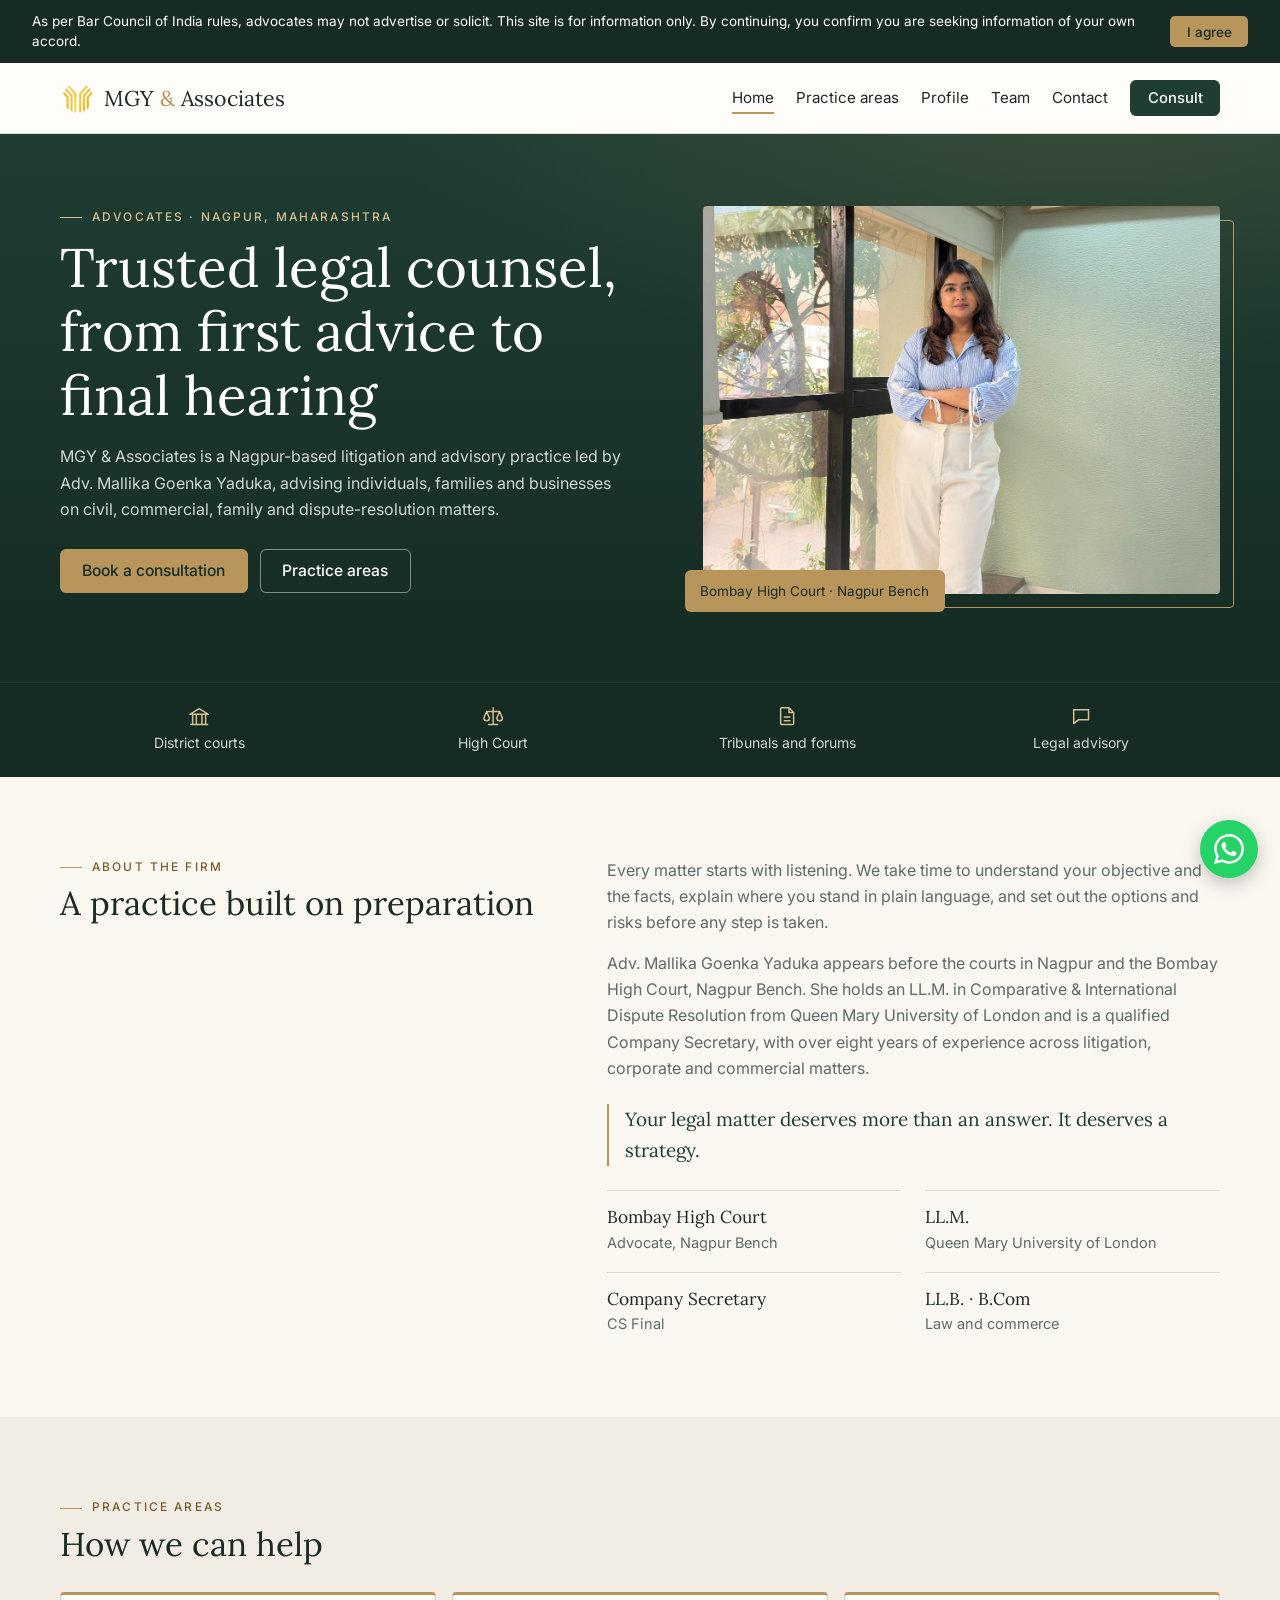
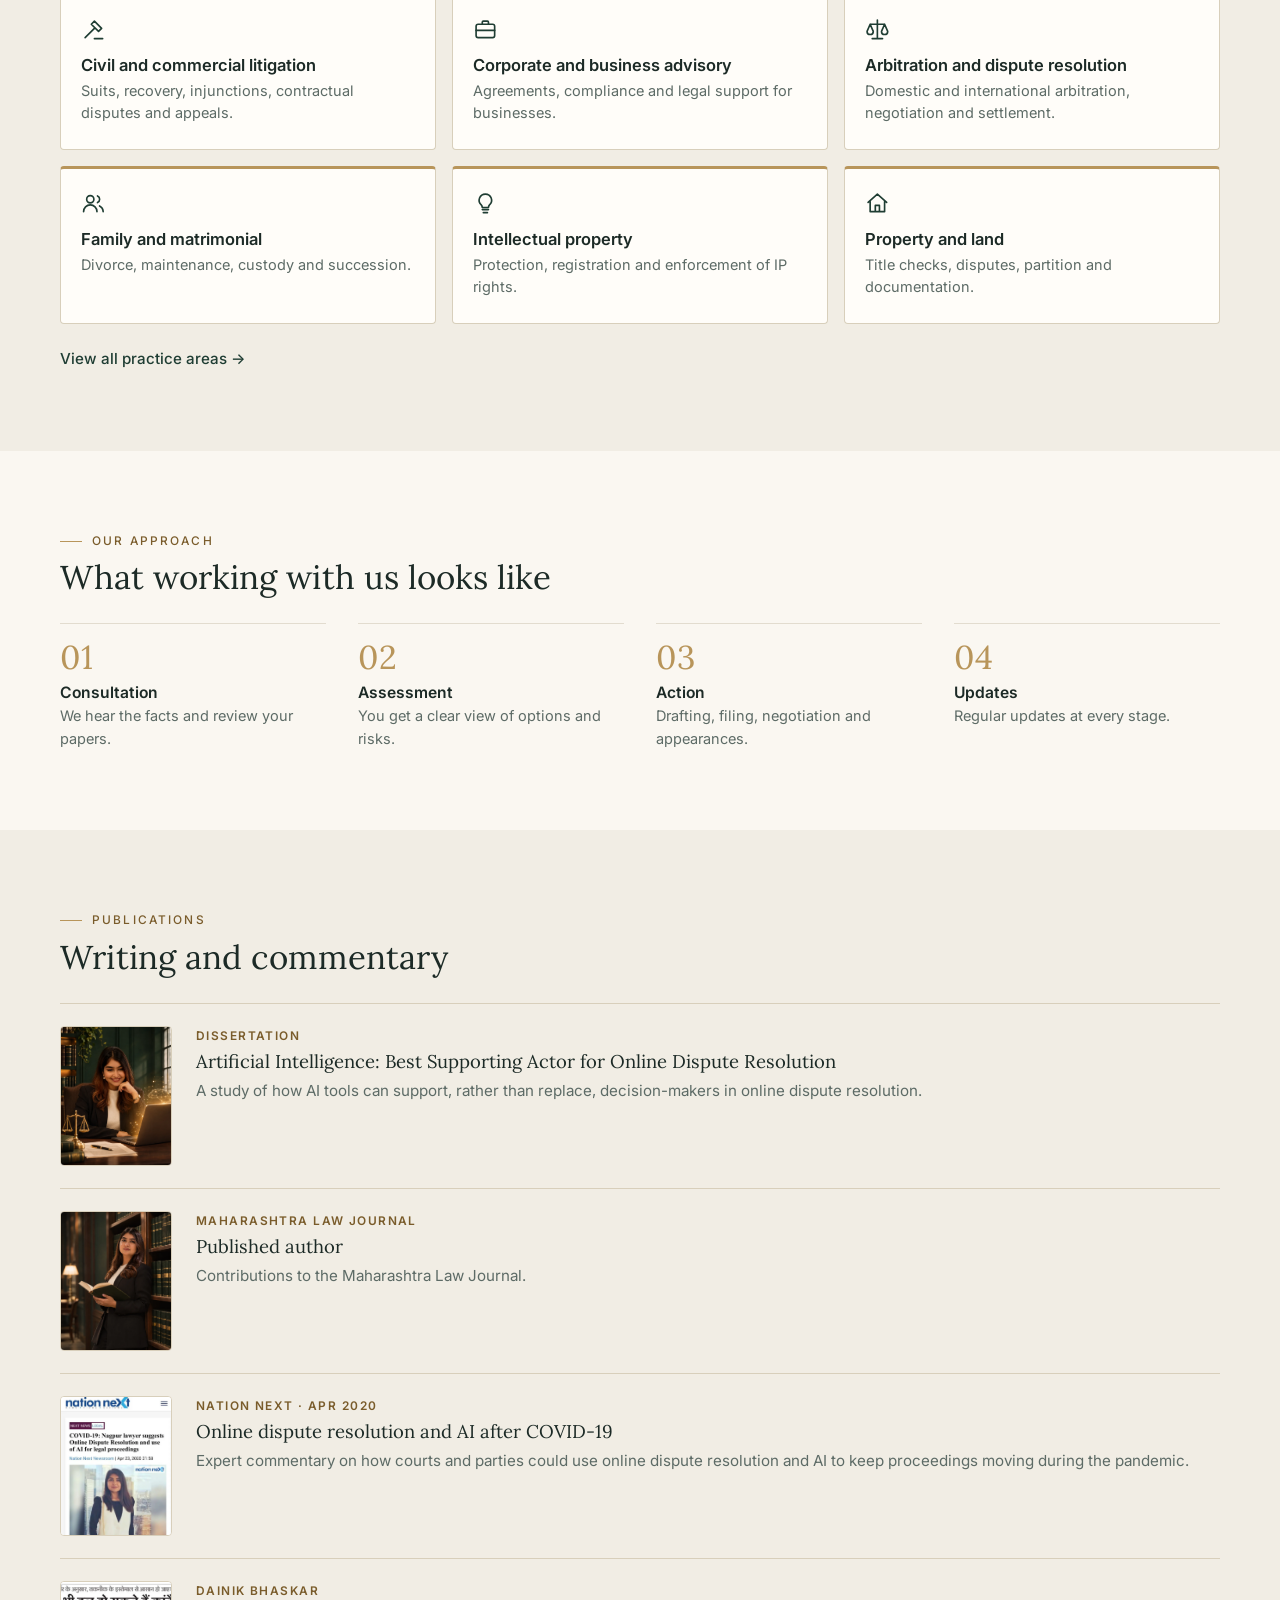
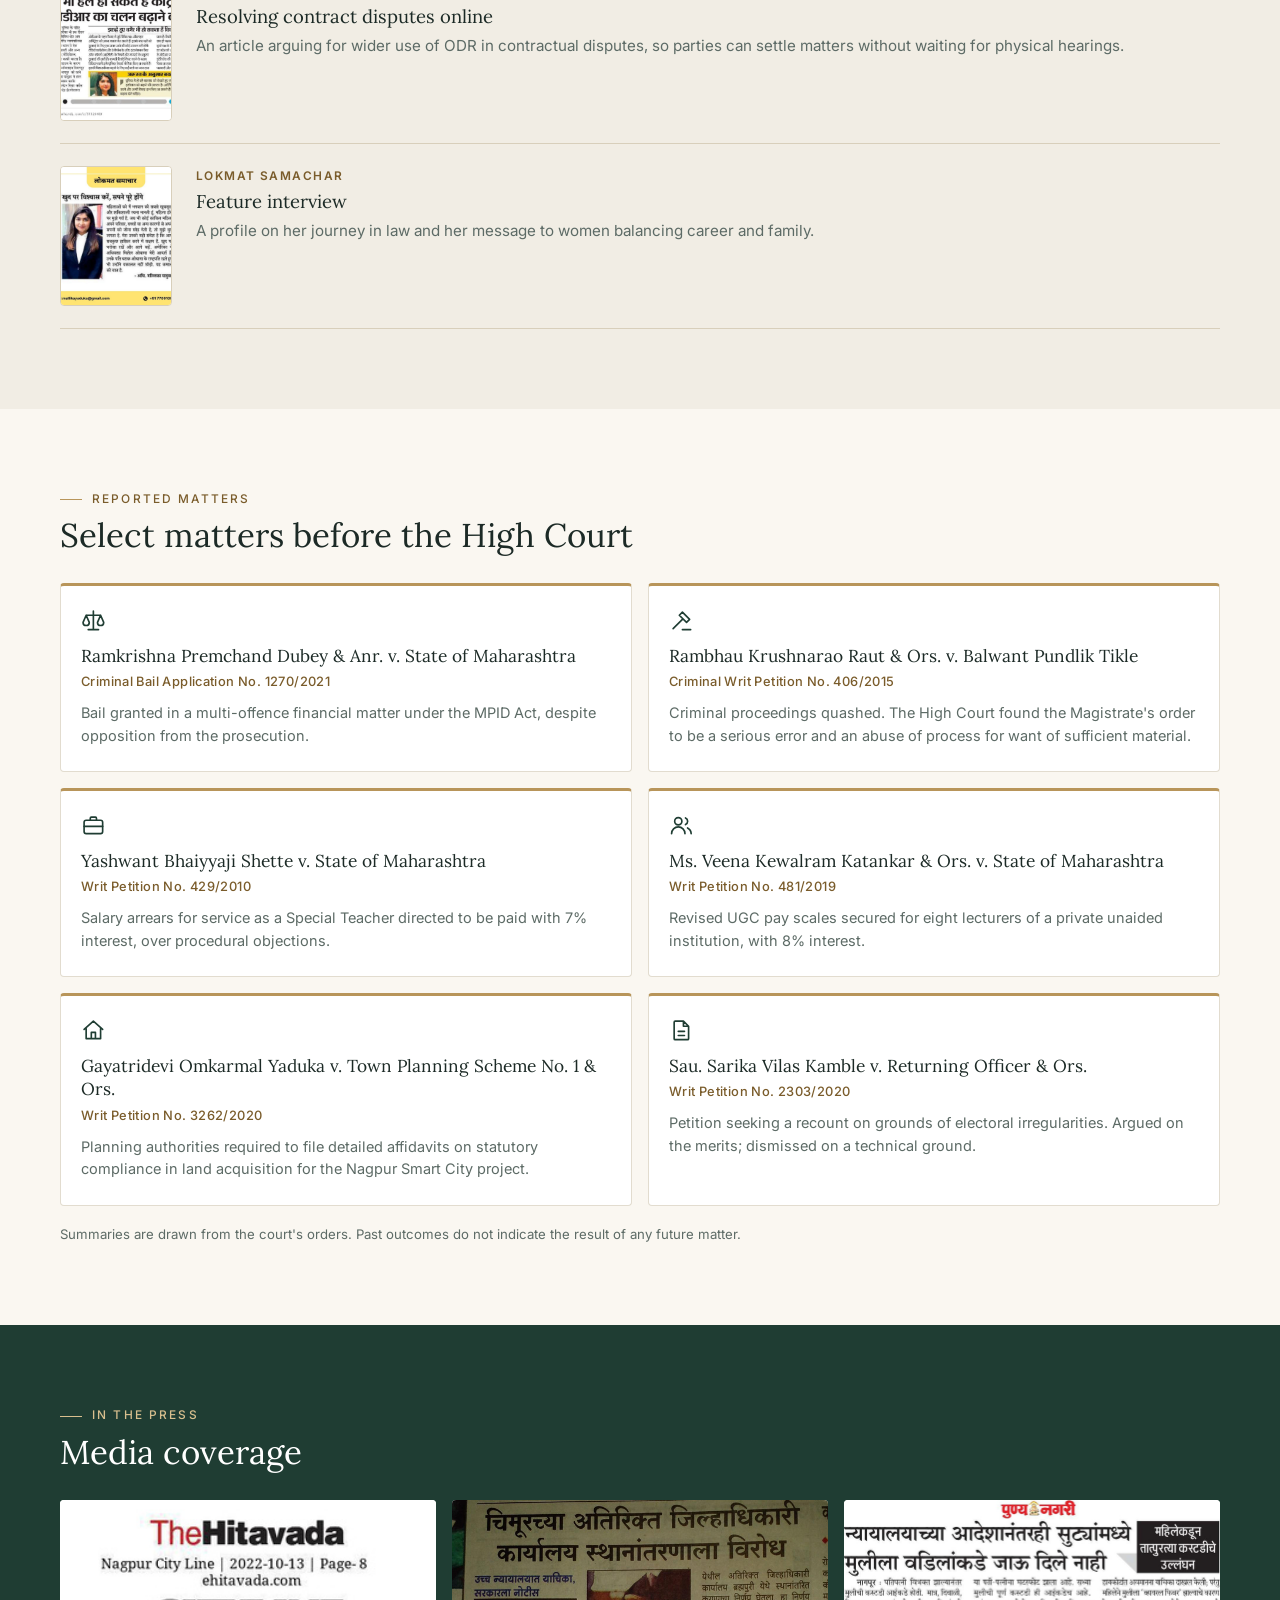
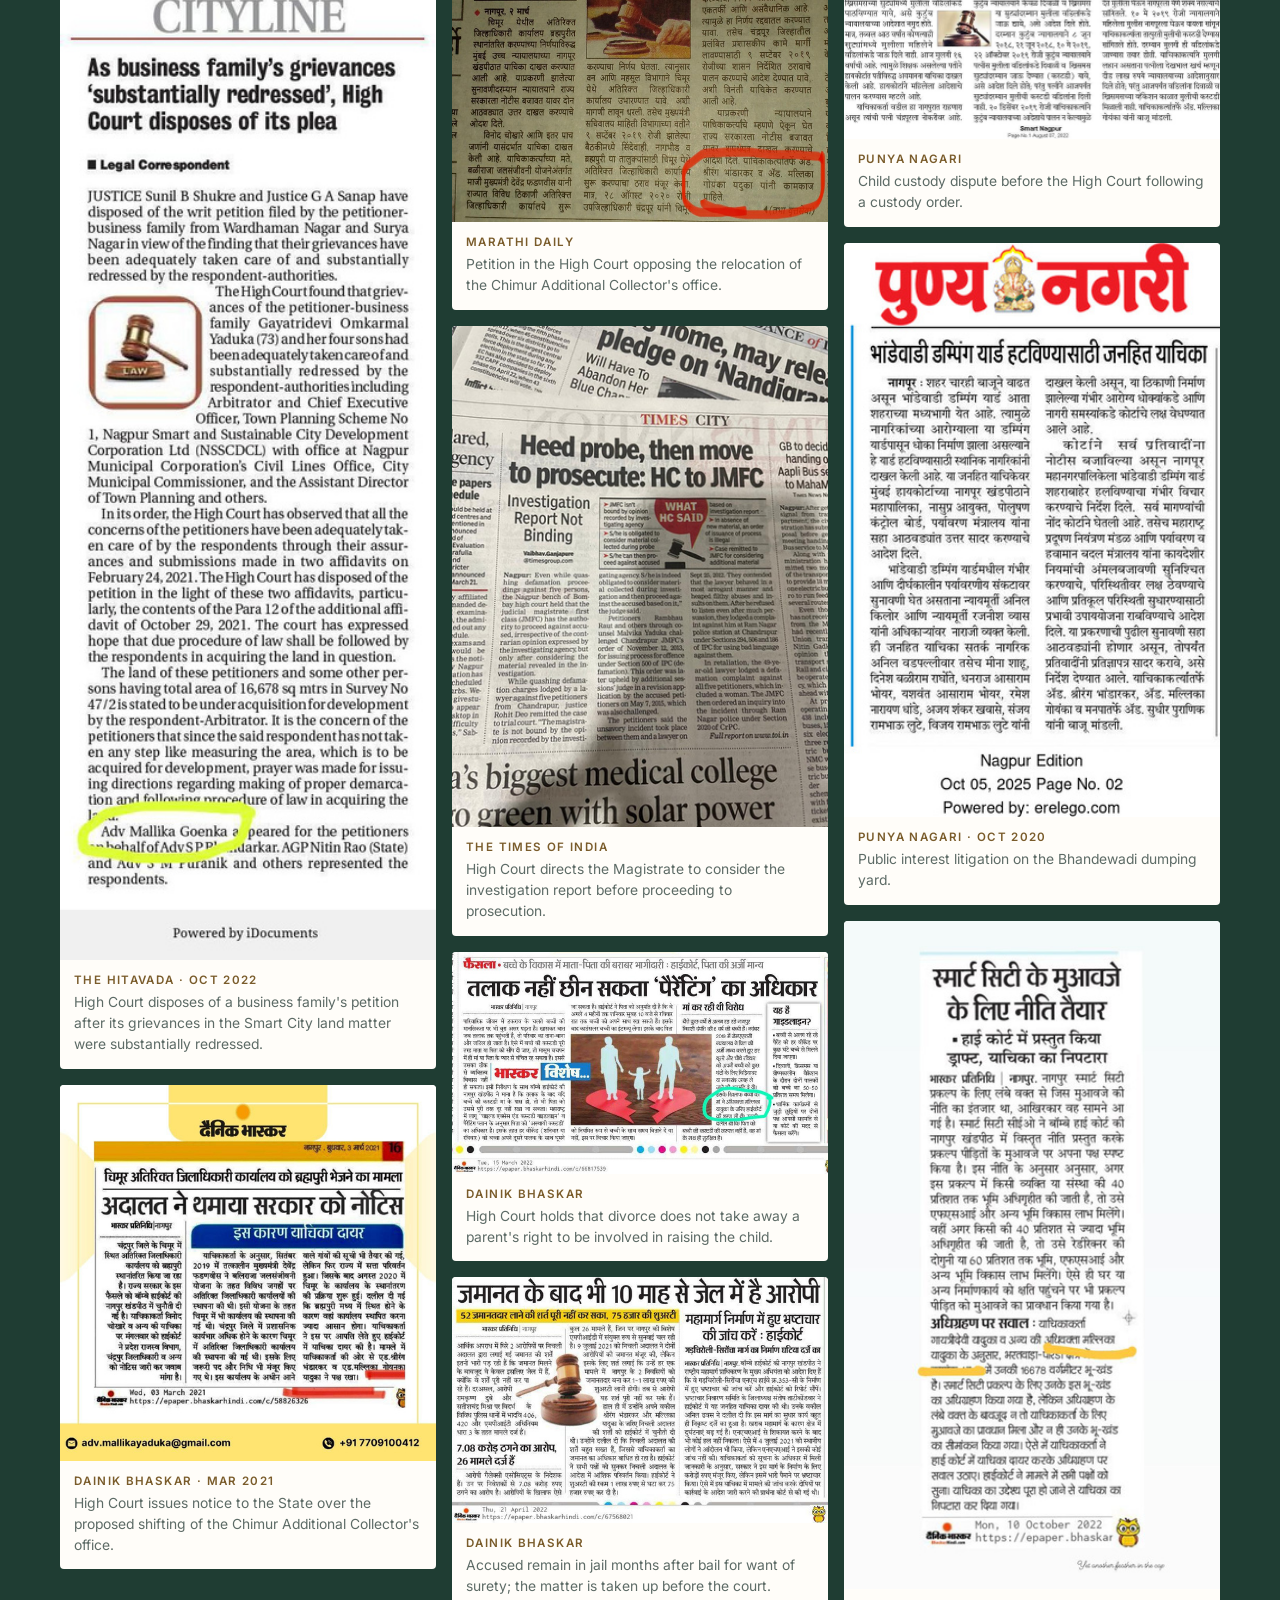
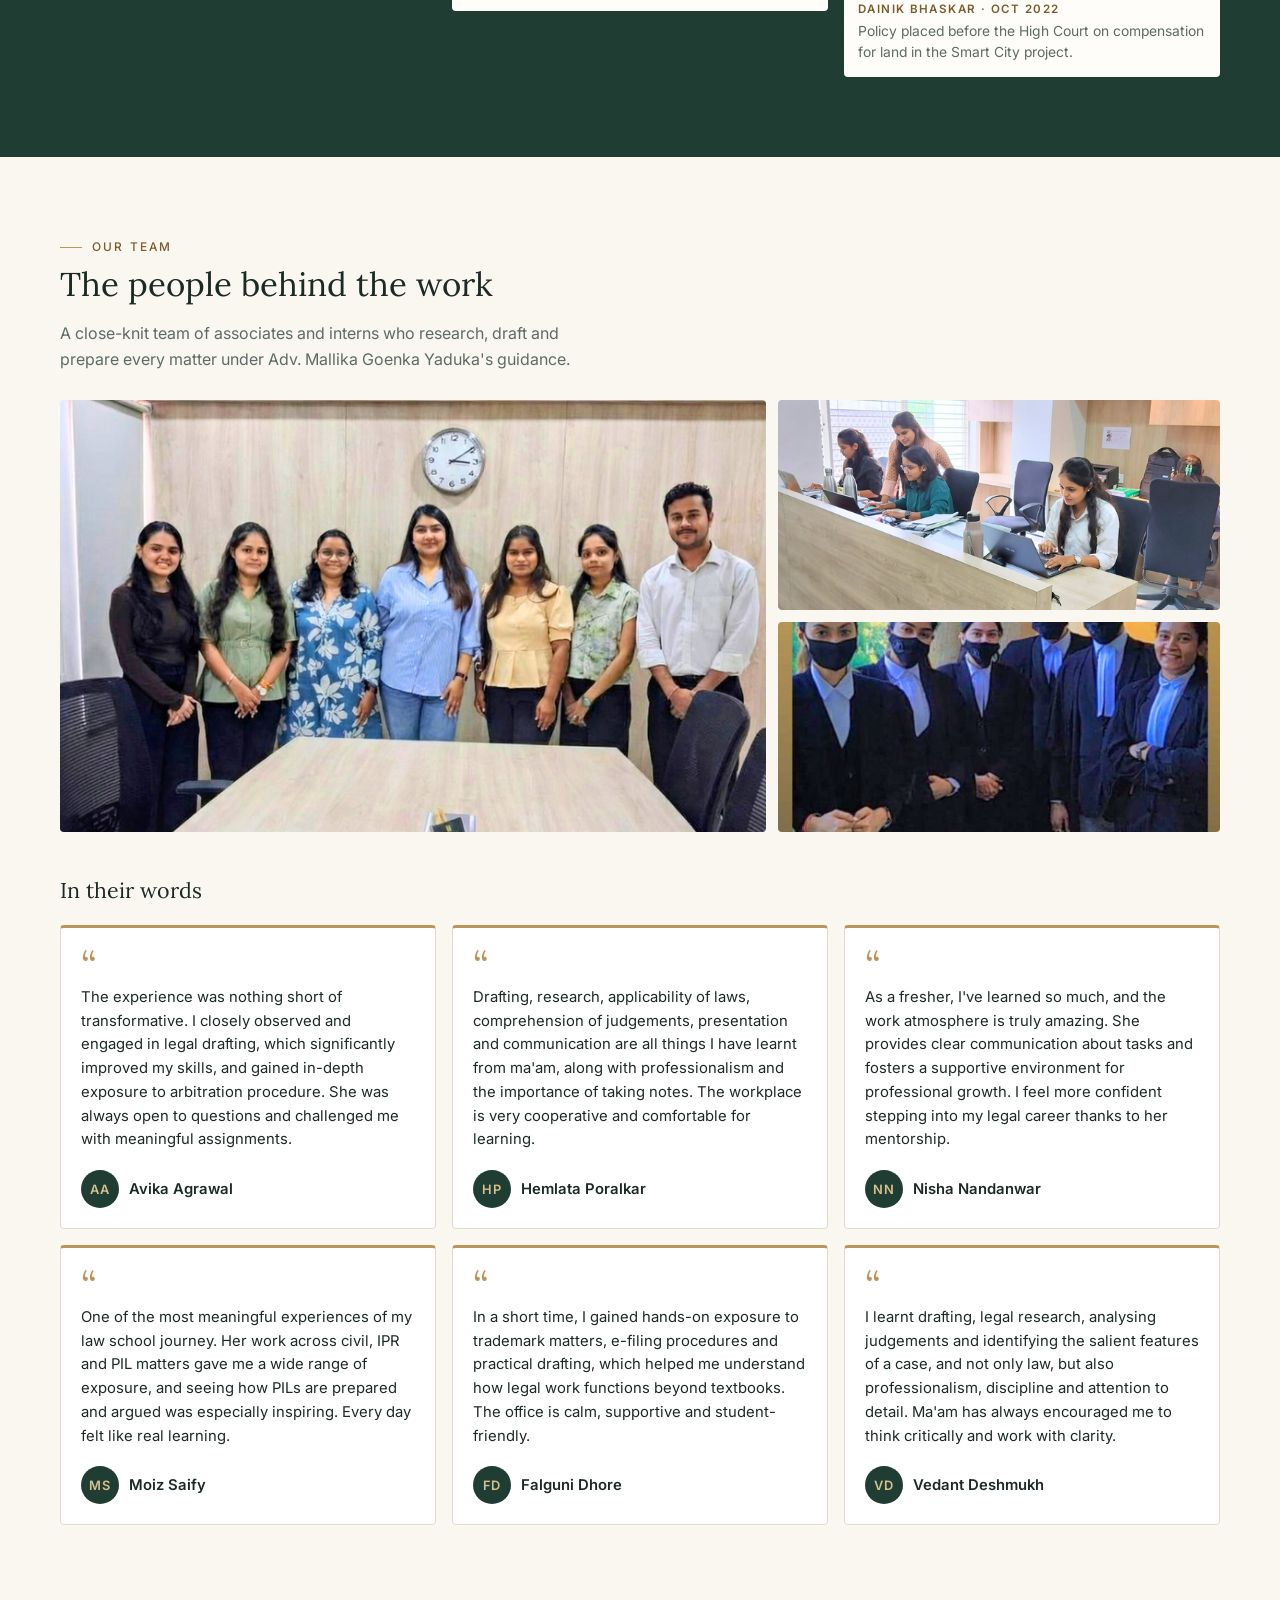
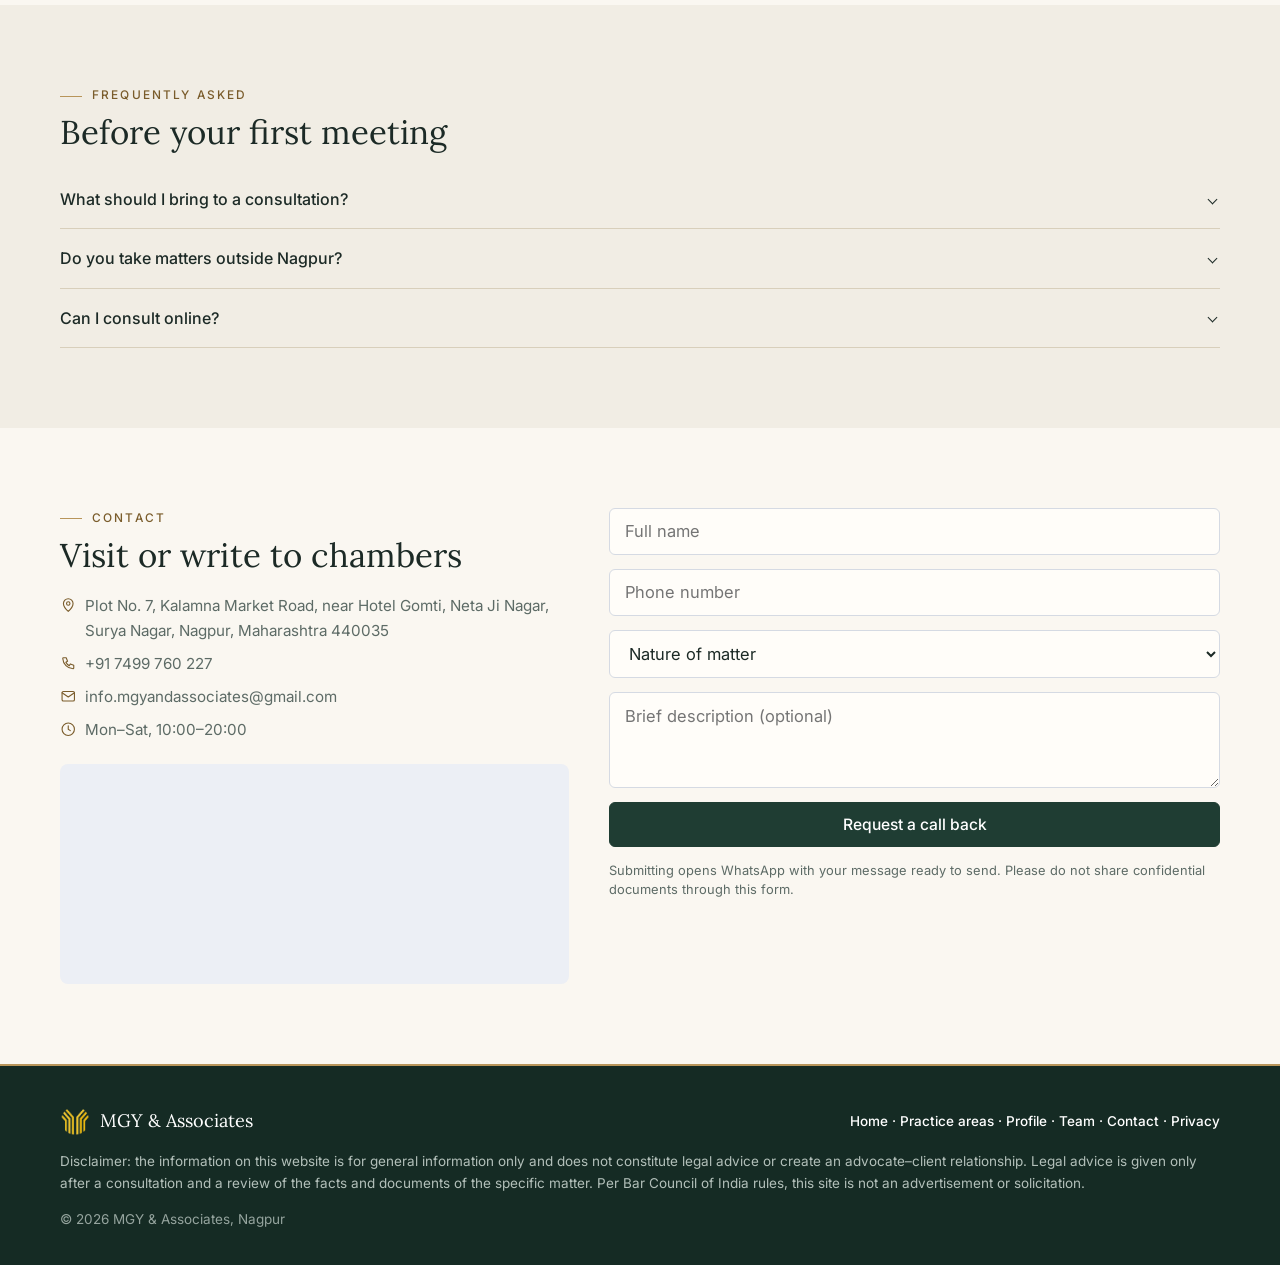
<file: index.html>
<!DOCTYPE html>
<html lang="en">
<head>
  <meta charset="UTF-8">
  <meta name="viewport" content="width=device-width, initial-scale=1">
  <title>MGY & Associates | Advocates and Legal Consultants, Nagpur</title>
  <meta name="description" content="MGY & Associates is a Nagpur-based litigation and advisory practice led by Adv. Mallika Goenka Yaduka, advising individuals, families and businesses on civil, commercial, family and dispute-resolution matters.">
  <link rel="icon" type="image/png" href="mgy.png">
  <link rel="apple-touch-icon" href="mgy.png">
  <link rel="preconnect" href="https://fonts.googleapis.com">
  <link rel="preconnect" href="https://fonts.gstatic.com" crossorigin>
  <link href="https://fonts.googleapis.com/css2?family=Inter:wght@400;500;600&family=Lora:wght@400;500&display=swap" rel="stylesheet">
  <link rel="stylesheet" href="styles.css">
</head>
<body>

<div class="notice" id="notice" hidden>
  <p>As per Bar Council of India rules, advocates may not advertise or solicit. This site is for information only. By continuing, you confirm you are seeking information of your own accord.</p>
  <button type="button" id="noticeAgree">I agree</button>
</div>

<header class="site-header">
  <div class="container header-inner">
    <a class="brand" href="/">
      <img src="mgy.png" alt="" width="34" height="34">
      <span>MGY <em>&amp;</em> Associates</span>
    </a>
    <button class="nav-toggle" id="navToggle" aria-label="Menu" aria-expanded="false"><span data-icon="menu"></span></button>
    <nav class="nav" id="nav">
      <a href="/" class="active">Home</a>
      <a href="/practice-areas">Practice areas</a>
      <a href="/#publications">Profile</a>
      <a href="/#team">Team</a>
      <a href="/contact">Contact</a>
      <a href="/contact#consult" class="btn btn-primary btn-sm">Consult</a>
    </nav>
  </div>
</header>

<main>

  <!-- Hero -->
  <section class="hero">
    <div class="container hero-grid">
      <div>
        <p class="eyebrow">Advocates · Nagpur, Maharashtra</p>
        <h1>Trusted legal counsel, from first advice to final hearing</h1>
        <p class="lead">MGY &amp; Associates is a Nagpur-based litigation and advisory practice led by Adv. Mallika Goenka Yaduka, advising individuals, families and businesses on civil, commercial, family and dispute-resolution matters.</p>
        <div class="hero-actions">
          <a href="/contact#consult" class="btn btn-primary">Book a consultation</a>
          <a href="practice-areas.html" class="btn btn-ghost">Practice areas</a>
        </div>
      </div>
      <div class="portrait">
        <div class="portrait-placeholder"><span data-icon="image"></span> Portrait of Adv. Mallika Goenka Yaduka</div>
        <img src="mallika.jpg" alt="Adv. Mallika Goenka Yaduka" onerror="this.remove()">
        <span class="badge">Bombay High Court · Nagpur Bench</span>
      </div>
    </div>
  </section>

  <!-- Forums strip -->
  <section class="strip">
    <div class="container strip-grid">
      <div><span data-icon="landmark"></span>District courts</div>
      <div><span data-icon="scale"></span>High Court</div>
      <div><span data-icon="file"></span>Tribunals and forums</div>
      <div><span data-icon="chat"></span>Legal advisory</div>
    </div>
  </section>

  <!-- About -->
  <section class="section">
    <div class="container split">
      <div>
        <p class="eyebrow">About the firm</p>
        <h2>A practice built on preparation</h2>
      </div>
      <div class="prose">
        <p>Every matter starts with listening. We take time to understand your objective and the facts, explain where you stand in plain language, and set out the options and risks before any step is taken.</p>
        <p>Adv. Mallika Goenka Yaduka appears before the courts in Nagpur and the Bombay High Court, Nagpur Bench. She holds an LL.M. in Comparative &amp; International Dispute Resolution from Queen Mary University of London and is a qualified Company Secretary, with over eight years of experience across litigation, corporate and commercial matters.</p>
        <p class="pull">Your legal matter deserves more than an answer. It deserves a strategy.</p>
        <div class="creds">
          <div><strong>Bombay High Court</strong>Advocate, Nagpur Bench</div>
          <div><strong>LL.M.</strong>Queen Mary University of London</div>
          <div><strong>Company Secretary</strong>CS Final</div>
          <div><strong>LL.B. · B.Com</strong>Law and commerce</div>
        </div>
      </div>
    </div>
  </section>

  <!-- Practice areas -->
  <section class="section soft">
    <div class="container">
      <p class="eyebrow">Practice areas</p>
      <h2>How we can help</h2>
      <div class="cards">
        <a class="card" href="practice-areas.html#civil">
          <span class="card-icon" data-icon="gavel"></span>
          <h3>Civil and commercial litigation</h3>
          <p>Suits, recovery, injunctions, contractual disputes and appeals.</p>
        </a>
        <a class="card" href="practice-areas.html#corporate">
          <span class="card-icon" data-icon="briefcase"></span>
          <h3>Corporate and business advisory</h3>
          <p>Agreements, compliance and legal support for businesses.</p>
        </a>
        <a class="card" href="practice-areas.html#arbitration">
          <span class="card-icon" data-icon="scale"></span>
          <h3>Arbitration and dispute resolution</h3>
          <p>Domestic and international arbitration, negotiation and settlement.</p>
        </a>
        <a class="card" href="practice-areas.html#family">
          <span class="card-icon" data-icon="users"></span>
          <h3>Family and matrimonial</h3>
          <p>Divorce, maintenance, custody and succession.</p>
        </a>
        <a class="card" href="practice-areas.html#ip">
          <span class="card-icon" data-icon="bulb"></span>
          <h3>Intellectual property</h3>
          <p>Protection, registration and enforcement of IP rights.</p>
        </a>
        <a class="card" href="practice-areas.html#property">
          <span class="card-icon" data-icon="house"></span>
          <h3>Property and land</h3>
          <p>Title checks, disputes, partition and documentation.</p>
        </a>
      </div>
      <p class="more"><a href="practice-areas.html">View all practice areas →</a></p>
    </div>
  </section>

  <!-- Approach -->
  <section class="section">
    <div class="container">
      <p class="eyebrow">Our approach</p>
      <h2>What working with us looks like</h2>
      <div class="steps">
        <div><span class="num">01</span><h3>Consultation</h3><p>We hear the facts and review your papers.</p></div>
        <div><span class="num">02</span><h3>Assessment</h3><p>You get a clear view of options and risks.</p></div>
        <div><span class="num">03</span><h3>Action</h3><p>Drafting, filing, negotiation and appearances.</p></div>
        <div><span class="num">04</span><h3>Updates</h3><p>Regular updates at every stage.</p></div>
      </div>
    </div>
  </section>

  <!-- Publications -->
  <section class="section soft" id="publications">
    <div class="container">
      <p class="eyebrow">Publications</p>
      <h2>Writing and commentary</h2>
      <ul class="pub-list">
        <li>
          <a class="pub-thumb" href="7.jpg" data-lightbox><img src="7.jpg" alt="Illustration: balance scale weighing legal papers against an AI network" loading="lazy"></a>
          <div>
            <span class="pub-meta">Dissertation</span>
            <h3>Artificial Intelligence: Best Supporting Actor for Online Dispute Resolution</h3>
            <p>A study of how AI tools can support, rather than replace, decision-makers in online dispute resolution.</p>
          </div>
        </li>
        <li>
          <a class="pub-thumb" href="8.jpg" data-lightbox><img src="8.jpg" alt="Illustration: stack of law journals on a desk" loading="lazy"></a>
          <div>
            <span class="pub-meta">Maharashtra Law Journal</span>
            <h3>Published author</h3>
            <p>Contributions to the Maharashtra Law Journal.</p>
          </div>
        </li>
        <li>
          <a class="pub-thumb" href="10.png" data-lightbox><img src="10.png" alt="Nation Next article on online dispute resolution, April 2020" loading="lazy"></a>
          <div>
            <span class="pub-meta">Nation Next · Apr 2020</span>
            <h3>Online dispute resolution and AI after COVID-19</h3>
            <p>Expert commentary on how courts and parties could use online dispute resolution and AI to keep proceedings moving during the pandemic.</p>
          </div>
        </li>
        <li>
          <a class="pub-thumb" href="12.png" data-lightbox><img src="12.png" alt="Dainik Bhaskar article on resolving contract disputes online" loading="lazy"></a>
          <div>
            <span class="pub-meta">Dainik Bhaskar</span>
            <h3>Resolving contract disputes online</h3>
            <p>An article arguing for wider use of ODR in contractual disputes, so parties can settle matters without waiting for physical hearings.</p>
          </div>
        </li>
        <li>
          <a class="pub-thumb" href="11.jpg" data-lightbox><img src="11.jpg" alt="Lokmat Samachar feature interview" loading="lazy"></a>
          <div>
            <span class="pub-meta">Lokmat Samachar</span>
            <h3>Feature interview</h3>
            <p>A profile on her journey in law and her message to women balancing career and family.</p>
          </div>
        </li>
      </ul>
    </div>
  </section>

  <!-- Reported matters -->
  <section class="section" id="matters">
    <div class="container">
      <p class="eyebrow">Reported matters</p>
      <h2>Select matters before the High Court</h2>
      <div class="cards cards-2">
        <article class="card case-card">
          <span class="card-icon" data-icon="scale"></span>
          <h3>Ramkrishna Premchand Dubey &amp; Anr. v. State of Maharashtra</h3>
          <span class="case-no">Criminal Bail Application No. 1270/2021</span>
          <p>Bail granted in a multi-offence financial matter under the MPID Act, despite opposition from the prosecution.</p>
        </article>
        <article class="card case-card">
          <span class="card-icon" data-icon="gavel"></span>
          <h3>Rambhau Krushnarao Raut &amp; Ors. v. Balwant Pundlik Tikle</h3>
          <span class="case-no">Criminal Writ Petition No. 406/2015</span>
          <p>Criminal proceedings quashed. The High Court found the Magistrate's order to be a serious error and an abuse of process for want of sufficient material.</p>
        </article>
        <article class="card case-card">
          <span class="card-icon" data-icon="briefcase"></span>
          <h3>Yashwant Bhaiyyaji Shette v. State of Maharashtra</h3>
          <span class="case-no">Writ Petition No. 429/2010</span>
          <p>Salary arrears for service as a Special Teacher directed to be paid with 7% interest, over procedural objections.</p>
        </article>
        <article class="card case-card">
          <span class="card-icon" data-icon="users"></span>
          <h3>Ms. Veena Kewalram Katankar &amp; Ors. v. State of Maharashtra</h3>
          <span class="case-no">Writ Petition No. 481/2019</span>
          <p>Revised UGC pay scales secured for eight lecturers of a private unaided institution, with 8% interest.</p>
        </article>
        <article class="card case-card">
          <span class="card-icon" data-icon="house"></span>
          <h3>Gayatridevi Omkarmal Yaduka v. Town Planning Scheme No. 1 &amp; Ors.</h3>
          <span class="case-no">Writ Petition No. 3262/2020</span>
          <p>Planning authorities required to file detailed affidavits on statutory compliance in land acquisition for the Nagpur Smart City project.</p>
        </article>
        <article class="card case-card">
          <span class="card-icon" data-icon="file"></span>
          <h3>Sau. Sarika Vilas Kamble v. Returning Officer &amp; Ors.</h3>
          <span class="case-no">Writ Petition No. 2303/2020</span>
          <p>Petition seeking a recount on grounds of electoral irregularities. Argued on the merits; dismissed on a technical ground.</p>
        </article>
      </div>
      <p class="fine">Summaries are drawn from the court's orders. Past outcomes do not indicate the result of any future matter.</p>
    </div>
  </section>

  <!-- Press -->
  <section class="section press-band" id="press">
    <div class="container">
      <p class="eyebrow">In the press</p>
      <h2>Media coverage</h2>
      <div class="press-grid">
        <a class="press-item" href="20.jpg" data-lightbox><figure>
          <div class="thumb"><img src="20.jpg" alt="" loading="lazy"></div>
          <figcaption><span class="src">The Hitavada · Oct 2022</span>High Court disposes of a business family's petition after its grievances in the Smart City land matter were substantially redressed.</figcaption>
        </figure></a>
        <a class="press-item" href="21.jpg" data-lightbox><figure>
          <div class="thumb"><img src="21.jpg" alt="" loading="lazy"></div>
          <figcaption><span class="src">Dainik Bhaskar · Mar 2021</span>High Court issues notice to the State over the proposed shifting of the Chimur Additional Collector's office.</figcaption>
        </figure></a>
        <a class="press-item" href="13.jpg" data-lightbox><figure>
          <div class="thumb"><img src="13.jpg" alt="" loading="lazy"></div>
          <figcaption><span class="src">Marathi daily</span>Petition in the High Court opposing the relocation of the Chimur Additional Collector's office.</figcaption>
        </figure></a>
        <a class="press-item" href="14.jpg" data-lightbox><figure>
          <div class="thumb"><img src="14.jpg" alt="" loading="lazy"></div>
          <figcaption><span class="src">The Times of India</span>High Court directs the Magistrate to consider the investigation report before proceeding to prosecution.</figcaption>
        </figure></a>
        <a class="press-item" href="16.jpg" data-lightbox><figure>
          <div class="thumb"><img src="16.jpg" alt="" loading="lazy"></div>
          <figcaption><span class="src">Dainik Bhaskar</span>High Court holds that divorce does not take away a parent's right to be involved in raising the child.</figcaption>
        </figure></a>
        <a class="press-item" href="15.jpg" data-lightbox><figure>
          <div class="thumb"><img src="15.jpg" alt="" loading="lazy"></div>
          <figcaption><span class="src">Dainik Bhaskar</span>Accused remain in jail months after bail for want of surety; the matter is taken up before the court.</figcaption>
        </figure></a>
        <a class="press-item" href="17.jpg" data-lightbox><figure>
          <div class="thumb"><img src="17.jpg" alt="" loading="lazy"></div>
          <figcaption><span class="src">Punya Nagari</span>Child custody dispute before the High Court following a custody order.</figcaption>
        </figure></a>
        <a class="press-item" href="18.jpg" data-lightbox><figure>
          <div class="thumb"><img src="18.jpg" alt="" loading="lazy"></div>
          <figcaption><span class="src">Punya Nagari · Oct 2020</span>Public interest litigation on the Bhandewadi dumping yard.</figcaption>
        </figure></a>
        <a class="press-item" href="19.jpg" data-lightbox><figure>
          <div class="thumb"><img src="19.jpg" alt="" loading="lazy"></div>
          <figcaption><span class="src">Dainik Bhaskar · Oct 2022</span>Policy placed before the High Court on compensation for land in the Smart City project.</figcaption>
        </figure></a>
      </div>
    </div>
  </section>

  <!-- Team -->
  <section class="section" id="team">
    <div class="container">
      <p class="eyebrow">Our team</p>
      <h2>The people behind the work</h2>
      <p class="lead">A close-knit team of associates and interns who research, draft and prepare every matter under Adv. Mallika Goenka Yaduka's guidance.</p>

      <div class="team-photos">
        <a href="6.jpg" data-lightbox class="tp-main"><img src="6.jpg" alt="The MGY &amp; Associates team at chambers" loading="lazy"></a>
        <a href="4.jpg" data-lightbox><img src="4.jpg" alt="Team at work in the office" loading="lazy"></a>
        <a href="5.jpg" data-lightbox><img src="5.jpg" alt="Team members in court attire" loading="lazy"></a>
      </div>

      <h3 class="sub-head">In their words</h3>
      <div class="quotes">
        <figure class="quote-card">
          <blockquote>The experience was nothing short of transformative. I closely observed and engaged in legal drafting, which significantly improved my skills, and gained in-depth exposure to arbitration procedure. She was always open to questions and challenged me with meaningful assignments.</blockquote>
          <figcaption><span class="avatar">AA</span>Avika Agrawal</figcaption>
        </figure>
        <figure class="quote-card">
          <blockquote>Drafting, research, applicability of laws, comprehension of judgements, presentation and communication are all things I have learnt from ma'am, along with professionalism and the importance of taking notes. The workplace is very cooperative and comfortable for learning.</blockquote>
          <figcaption><span class="avatar">HP</span>Hemlata Poralkar</figcaption>
        </figure>
        <figure class="quote-card">
          <blockquote>As a fresher, I've learned so much, and the work atmosphere is truly amazing. She provides clear communication about tasks and fosters a supportive environment for professional growth. I feel more confident stepping into my legal career thanks to her mentorship.</blockquote>
          <figcaption><span class="avatar">NN</span>Nisha Nandanwar</figcaption>
        </figure>
        <figure class="quote-card">
          <blockquote>One of the most meaningful experiences of my law school journey. Her work across civil, IPR and PIL matters gave me a wide range of exposure, and seeing how PILs are prepared and argued was especially inspiring. Every day felt like real learning.</blockquote>
          <figcaption><span class="avatar">MS</span>Moiz Saify</figcaption>
        </figure>
        <figure class="quote-card">
          <blockquote>In a short time, I gained hands-on exposure to trademark matters, e-filing procedures and practical drafting, which helped me understand how legal work functions beyond textbooks. The office is calm, supportive and student-friendly.</blockquote>
          <figcaption><span class="avatar">FD</span>Falguni Dhore</figcaption>
        </figure>
        <figure class="quote-card">
          <blockquote>I learnt drafting, legal research, analysing judgements and identifying the salient features of a case, and not only law, but also professionalism, discipline and attention to detail. Ma'am has always encouraged me to think critically and work with clarity.</blockquote>
          <figcaption><span class="avatar">VD</span>Vedant Deshmukh</figcaption>
        </figure>
      </div>
    </div>
  </section>

  <!-- FAQ -->
  <section class="section soft">
    <div class="container">
      <p class="eyebrow">Frequently asked</p>
      <h2>Before your first meeting</h2>
      <div class="faq">
        <details>
          <summary>What should I bring to a consultation?</summary>
          <p>Bring any documents connected to your matter, such as agreements, notices, court papers, correspondence and identity documents, along with a short timeline of events. This helps us assess where you stand from the first meeting.</p>
        </details>
        <details>
          <summary>Do you take matters outside Nagpur?</summary>
          <p>Yes. The practice is based in Nagpur, and matters in other cities and forums are taken up depending on the jurisdiction and the nature of the proceedings.</p>
        </details>
        <details>
          <summary>Can I consult online?</summary>
          <p>Yes. Online consultations are available by appointment, depending on what the matter requires.</p>
        </details>
      </div>
    </div>
  </section>

  <!-- Contact -->
  <section class="section" id="consult">
    <div class="container contact-grid">
      <div>
        <p class="eyebrow">Contact</p>
        <h2>Visit or write to chambers</h2>
        <ul class="contact-list">
          <li><span data-icon="pin"></span>Plot No. 7, Kalamna Market Road, near Hotel Gomti, Neta Ji Nagar, Surya Nagar, Nagpur, Maharashtra 440035</li>
          <li><span data-icon="phone"></span><a href="tel:+917499760227">+91 7499 760 227</a></li>
          <li><span data-icon="mail"></span><a href="mailto:info.mgyandassociates@gmail.com">info.mgyandassociates@gmail.com</a></li>
          <li><span data-icon="clock"></span>Mon–Sat, 10:00–20:00</li>
        </ul>
        <div class="map">
          <iframe title="Office location on Google Maps" loading="lazy" referrerpolicy="no-referrer-when-downgrade"
            src="https://www.google.com/maps?q=Adv.+Mallika+Yaduka,+Plot+no+7,+Kalamna+Market+Rd,+Surya+Nagar,+Nagpur,+Maharashtra+440035&output=embed"></iframe>
        </div>
      </div>
      <form class="form" id="callback">
        <input type="text" name="name" placeholder="Full name" aria-label="Full name" required>
        <input type="tel" name="phone" placeholder="Phone number" aria-label="Phone number" required>
        <select name="matter" aria-label="Nature of matter" required>
          <option value="">Nature of matter</option>
          <option>Civil / commercial litigation</option>
          <option>Corporate / business advisory</option>
          <option>Arbitration / dispute resolution</option>
          <option>Family / matrimonial</option>
          <option>Intellectual property</option>
          <option>Property</option>
          <option>Criminal</option>
          <option>Consumer dispute</option>
          <option>Employment / labour</option>
          <option>Other</option>
        </select>
        <textarea name="details" rows="3" placeholder="Brief description (optional)" aria-label="Brief description"></textarea>
        <button type="submit" class="btn btn-primary btn-block">Request a call back</button>
        <p class="form-note">Submitting opens WhatsApp with your message ready to send. Please do not share confidential documents through this form.</p>
      </form>
    </div>
  </section>

</main>

<footer class="site-footer">
  <div class="container">
    <div class="footer-top">
      <span class="footer-brand"><img src="1.png" alt="" width="30" height="30">MGY &amp; Associates</span>
      <nav><a href="index.html">Home</a> · <a href="practice-areas.html">Practice areas</a> · <a href="index.html#publications">Profile</a> · <a href="index.html#team">Team</a> · <a href="contact.html">Contact</a> · <a href="contact.html#privacy">Privacy</a></nav>
    </div>
    <p>Disclaimer: the information on this website is for general information only and does not constitute legal advice or create an advocate–client relationship. Legal advice is given only after a consultation and a review of the facts and documents of the specific matter. Per Bar Council of India rules, this site is not an advertisement or solicitation.</p>
    <p class="copy">© <span id="year">2026</span> MGY &amp; Associates, Nagpur</p>
  </div>
</footer>

<script src="script.js"></script>
</body>
</html>
</file>
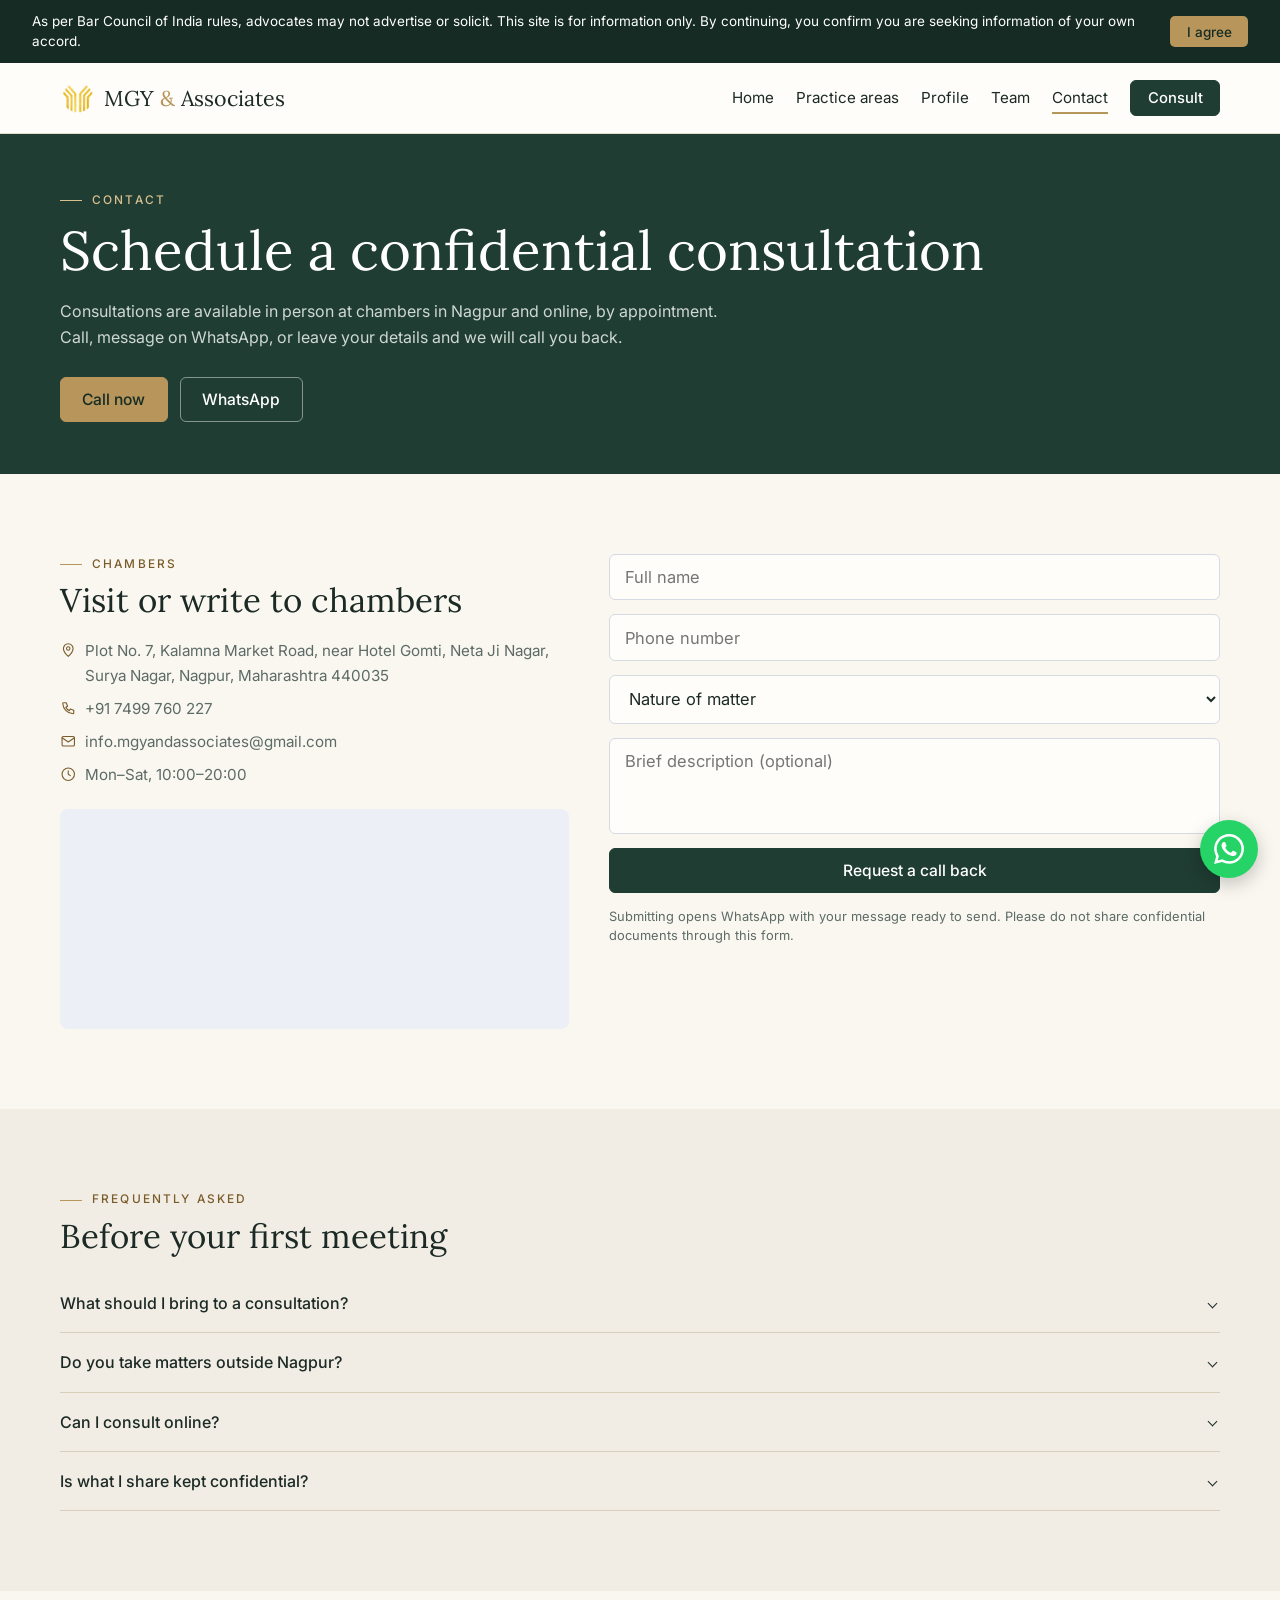
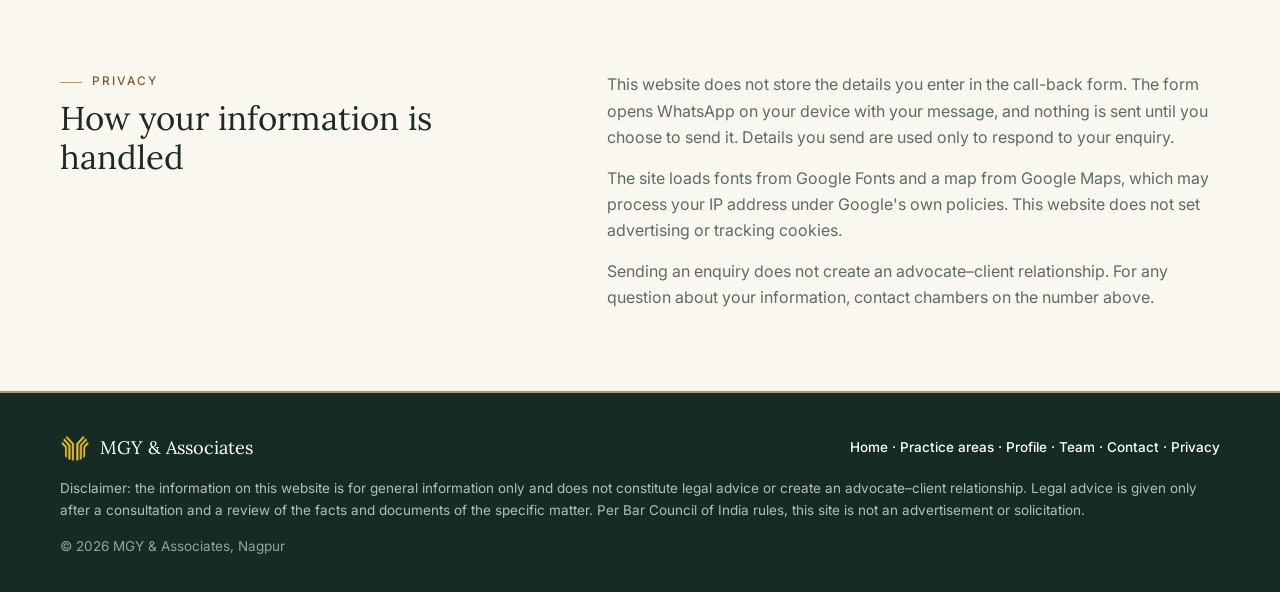
<file: contact.html>
<!DOCTYPE html>
<html lang="en">
<head>
  <meta charset="UTF-8">
  <meta name="viewport" content="width=device-width, initial-scale=1">
  <title>Contact | MGY & Associates, Nagpur</title>
  <meta name="description" content="Contact MGY & Associates, Advocates and Legal Consultants, Surya Nagar, Nagpur. Request a call back or schedule a confidential consultation.">
  <link rel="icon" type="image/png" href="mgy.png">
  <link rel="apple-touch-icon" href="mgy.png">
  <link rel="preconnect" href="https://fonts.googleapis.com">
  <link rel="preconnect" href="https://fonts.gstatic.com" crossorigin>
  <link href="https://fonts.googleapis.com/css2?family=Inter:wght@400;500;600&family=Lora:wght@400;500&display=swap" rel="stylesheet">
  <link rel="stylesheet" href="styles.css">
</head>
<body>

<div class="notice" id="notice" hidden>
  <p>As per Bar Council of India rules, advocates may not advertise or solicit. This site is for information only. By continuing, you confirm you are seeking information of your own accord.</p>
  <button type="button" id="noticeAgree">I agree</button>
</div>

<header class="site-header">
  <div class="container header-inner">
    <a class="brand" href="/">
      <img src="mgy.png" alt="" width="34" height="34">
      <span>MGY <em>&amp;</em> Associates</span>
    </a>
    <button class="nav-toggle" id="navToggle" aria-label="Menu" aria-expanded="false"><span data-icon="menu"></span></button>
    <nav class="nav" id="nav">
      <a href="/">Home</a>
      <a href="/practice-areas">Practice areas</a>
      <a href="/#publications">Profile</a>
      <a href="/#team">Team</a>
      <a href="/contact" class="active">Contact</a>
      <a href="#consult" class="btn btn-primary btn-sm">Consult</a>
    </nav>
  </div>
</header>

<main>

  <section class="page-head">
    <div class="container">
      <p class="eyebrow">Contact</p>
      <h1>Schedule a confidential consultation</h1>
      <p class="lead">Consultations are available in person at chambers in Nagpur and online, by appointment. Call, message on WhatsApp, or leave your details and we will call you back.</p>
      <div class="hero-actions">
        <a href="tel:+917499760227" class="btn btn-primary">Call now</a>
        <a href="https://wa.me/917499760227" target="_blank" rel="noopener" class="btn btn-ghost">WhatsApp</a>
      </div>
    </div>
  </section>

  <section class="section" id="consult">
    <div class="container contact-grid">
      <div>
        <p class="eyebrow">Chambers</p>
        <h2>Visit or write to chambers</h2>
        <ul class="contact-list">
          <li><span data-icon="pin"></span>Plot No. 7, Kalamna Market Road, near Hotel Gomti, Neta Ji Nagar, Surya Nagar, Nagpur, Maharashtra 440035</li>
          <li><span data-icon="phone"></span><a href="tel:+917499760227">+91 7499 760 227</a></li>
          <li><span data-icon="mail"></span><a href="mailto:info.mgyandassociates@gmail.com">info.mgyandassociates@gmail.com</a></li>
          <li><span data-icon="clock"></span>Mon–Sat, 10:00–20:00</li>
        </ul>
        <div class="map">
          <iframe title="Office location on Google Maps" loading="lazy" referrerpolicy="no-referrer-when-downgrade"
            src="https://www.google.com/maps?q=Adv.+Mallika+Yaduka,+Plot+no+7,+Kalamna+Market+Rd,+Surya+Nagar,+Nagpur,+Maharashtra+440035&output=embed"></iframe>
        </div>
      </div>
      <form class="form" id="callback">
        <input type="text" name="name" placeholder="Full name" aria-label="Full name" required>
        <input type="tel" name="phone" placeholder="Phone number" aria-label="Phone number" required>
        <select name="matter" aria-label="Nature of matter" required>
          <option value="">Nature of matter</option>
          <option>Civil / commercial litigation</option>
          <option>Corporate / business advisory</option>
          <option>Arbitration / dispute resolution</option>
          <option>Family / matrimonial</option>
          <option>Intellectual property</option>
          <option>Property</option>
          <option>Criminal</option>
          <option>Consumer dispute</option>
          <option>Employment / labour</option>
          <option>Other</option>
        </select>
        <textarea name="details" rows="3" placeholder="Brief description (optional)" aria-label="Brief description"></textarea>
        <button type="submit" class="btn btn-primary btn-block">Request a call back</button>
        <p class="form-note">Submitting opens WhatsApp with your message ready to send. Please do not share confidential documents through this form.</p>
      </form>
    </div>
  </section>

  <section class="section soft">
    <div class="container">
      <p class="eyebrow">Frequently asked</p>
      <h2>Before your first meeting</h2>
      <div class="faq">
        <details>
          <summary>What should I bring to a consultation?</summary>
          <p>Bring any documents connected to your matter, such as agreements, notices, court papers, correspondence and identity documents, along with a short timeline of events. This helps us assess where you stand from the first meeting.</p>
        </details>
        <details>
          <summary>Do you take matters outside Nagpur?</summary>
          <p>Yes. The practice is based in Nagpur, and matters in other cities and forums are taken up depending on the jurisdiction and the nature of the proceedings.</p>
        </details>
        <details>
          <summary>Can I consult online?</summary>
          <p>Yes. Online consultations are available by appointment, depending on what the matter requires.</p>
        </details>
        <details>
          <summary>Is what I share kept confidential?</summary>
          <p>Yes. Client information is handled with professional confidentiality and communication is kept to appropriate professional channels.</p>
        </details>
      </div>
    </div>
  </section>

  <section class="section" id="privacy">
    <div class="container split">
      <div>
        <p class="eyebrow">Privacy</p>
        <h2>How your information is handled</h2>
      </div>
      <div class="prose">
        <p>This website does not store the details you enter in the call-back form. The form opens WhatsApp on your device with your message, and nothing is sent until you choose to send it. Details you send are used only to respond to your enquiry.</p>
        <p>The site loads fonts from Google Fonts and a map from Google Maps, which may process your IP address under Google's own policies. This website does not set advertising or tracking cookies.</p>
        <p>Sending an enquiry does not create an advocate–client relationship. For any question about your information, contact chambers on the number above.</p>
      </div>
    </div>
  </section>

</main>

<footer class="site-footer">
  <div class="container">
    <div class="footer-top">
      <span class="footer-brand"><img src="1.png" alt="" width="30" height="30">MGY &amp; Associates</span>
      <nav><a href="/">Home</a> · <a href="practice-areas.html">Practice areas</a> · <a href="index.html#publications">Profile</a> · <a href="index.html#team">Team</a> · <a href="contact.html">Contact</a> · <a href="#privacy">Privacy</a></nav>
    </div>
    <p>Disclaimer: the information on this website is for general information only and does not constitute legal advice or create an advocate–client relationship. Legal advice is given only after a consultation and a review of the facts and documents of the specific matter. Per Bar Council of India rules, this site is not an advertisement or solicitation.</p>
    <p class="copy">© <span id="year">2026</span> MGY &amp; Associates, Nagpur</p>
  </div>
</footer>

<script src="script.js"></script>
</body>
</html>
</file>
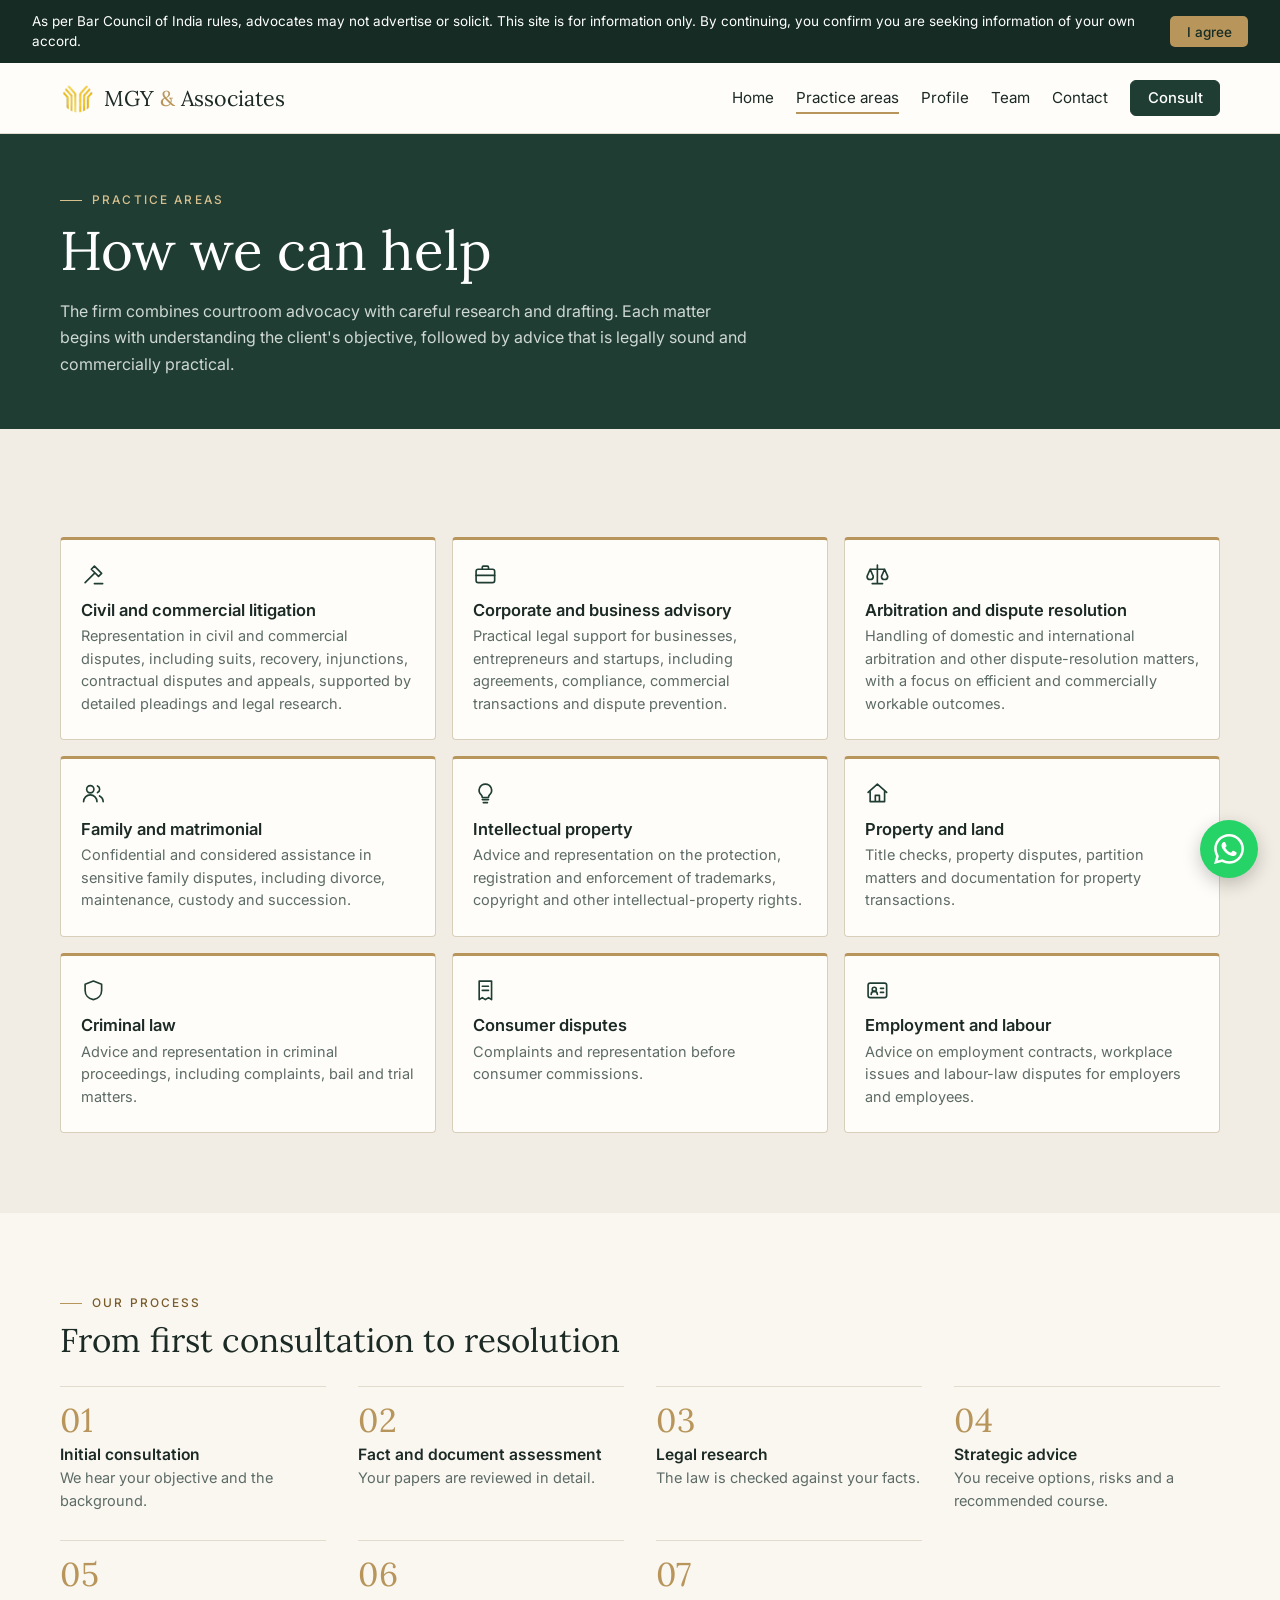
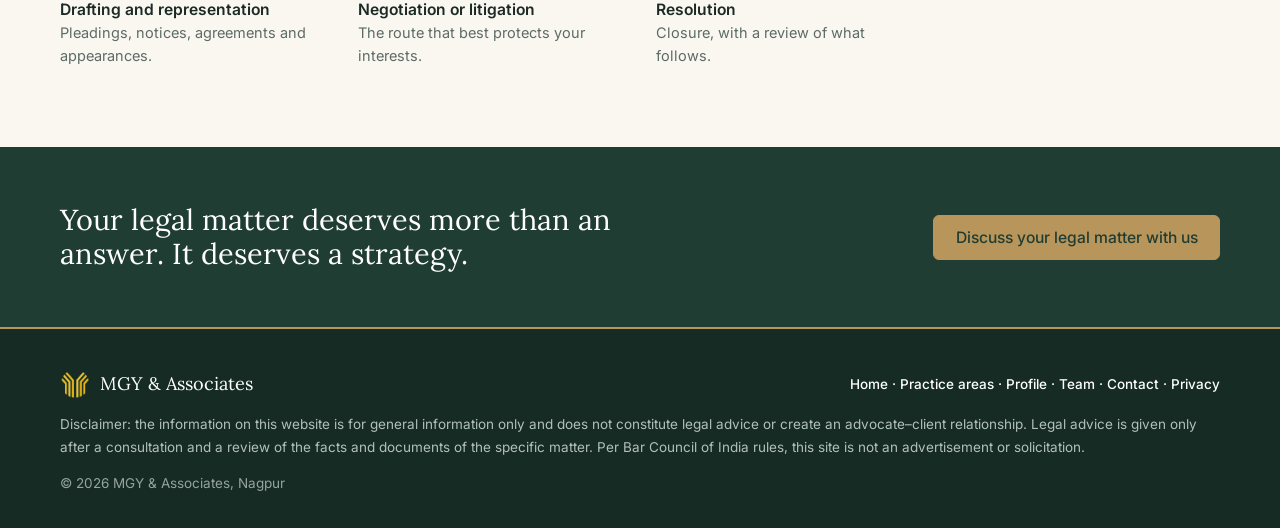
<file: practice-areas.html>
<!DOCTYPE html>
<html lang="en">
<head>
  <meta charset="UTF-8">
  <meta name="viewport" content="width=device-width, initial-scale=1">
  <title>Practice Areas | MGY & Associates, Nagpur</title>
  <meta name="description" content="Practice areas of MGY & Associates, Nagpur: civil and commercial litigation, corporate advisory, arbitration, family, intellectual property, property, criminal, consumer and employment matters.">
  <link rel="icon" type="image/png" href="mgy.png">
  <link rel="apple-touch-icon" href="mgy.png">
  <link rel="preconnect" href="https://fonts.googleapis.com">
  <link rel="preconnect" href="https://fonts.gstatic.com" crossorigin>
  <link href="https://fonts.googleapis.com/css2?family=Inter:wght@400;500;600&family=Lora:wght@400;500&display=swap" rel="stylesheet">
  <link rel="stylesheet" href="styles.css">
</head>
<body>

  <div class="notice" id="notice" hidden>
    <p>As per Bar Council of India rules, advocates may not advertise or solicit. This site is for information only. By continuing, you confirm you are seeking information of your own accord.</p>
    <button type="button" id="noticeAgree">I agree</button>
  </div>

  <header class="site-header">
    <div class="container header-inner">
      <a class="brand" href="/">
        <img src="mgy.png" alt="" width="34" height="34">
        <span>MGY <em>&amp;</em> Associates</span>
      </a>
      <button class="nav-toggle" id="navToggle" aria-label="Menu" aria-expanded="false"><span data-icon="menu"></span></button>
      <nav class="nav" id="nav">
        <a href="/">Home</a>
        <a href="/practice-areas" class="active">Practice areas</a>
        <a href="/#publications">Profile</a>
        <a href="/#team">Team</a>
        <a href="/contact">Contact</a>
        <a href="/contact#consult" class="btn btn-primary btn-sm">Consult</a>
      </nav>
    </div>
  </header>

  <main>
    <section class="page-head">
      <div class="container">
        <p class="eyebrow">Practice areas</p>
        <h1>How we can help</h1>
        <p class="lead">The firm combines courtroom advocacy with careful research and drafting. Each matter begins with understanding the client's objective, followed by advice that is legally sound and commercially practical.</p>
      </div>
    </section>

    <section class="section soft">
      <div class="container">
        <div class="cards">
          <div class="card" id="civil">
            <span class="card-icon" data-icon="gavel"></span>
            <h3>Civil and commercial litigation</h3>
            <p>Representation in civil and commercial disputes, including suits, recovery, injunctions, contractual disputes and appeals, supported by detailed pleadings and legal research.</p>
          </div>
          <div class="card" id="corporate">
            <span class="card-icon" data-icon="briefcase"></span>
            <h3>Corporate and business advisory</h3>
            <p>Practical legal support for businesses, entrepreneurs and startups, including agreements, compliance, commercial transactions and dispute prevention.</p>
          </div>
          <div class="card" id="arbitration">
            <span class="card-icon" data-icon="scale"></span>
            <h3>Arbitration and dispute resolution</h3>
            <p>Handling of domestic and international arbitration and other dispute-resolution matters, with a focus on efficient and commercially workable outcomes.</p>
          </div>
          <div class="card" id="family">
            <span class="card-icon" data-icon="users"></span>
            <h3>Family and matrimonial</h3>
            <p>Confidential and considered assistance in sensitive family disputes, including divorce, maintenance, custody and succession.</p>
          </div>
          <div class="card" id="ip">
            <span class="card-icon" data-icon="bulb"></span>
            <h3>Intellectual property</h3>
            <p>Advice and representation on the protection, registration and enforcement of trademarks, copyright and other intellectual-property rights.</p>
          </div>
          <div class="card" id="property">
            <span class="card-icon" data-icon="house"></span>
            <h3>Property and land</h3>
            <p>Title checks, property disputes, partition matters and documentation for property transactions.</p>
          </div>
          <div class="card" id="criminal">
            <span class="card-icon" data-icon="shield"></span>
            <h3>Criminal law</h3>
            <p>Advice and representation in criminal proceedings, including complaints, bail and trial matters.</p>
          </div>
          <div class="card" id="consumer">
            <span class="card-icon" data-icon="receipt"></span>
            <h3>Consumer disputes</h3>
            <p>Complaints and representation before consumer commissions.</p>
          </div>
          <div class="card" id="employment">
            <span class="card-icon" data-icon="idcard"></span>
            <h3>Employment and labour</h3>
            <p>Advice on employment contracts, workplace issues and labour-law disputes for employers and employees.</p>
          </div>
        </div>
      </div>
    </section>

    <section class="section">
      <div class="container">
        <p class="eyebrow">Our process</p>
        <h2>From first consultation to resolution</h2>
        <div class="steps">
          <div><span class="num">01</span><h3>Initial consultation</h3><p>We hear your objective and the background.</p></div>
          <div><span class="num">02</span><h3>Fact and document assessment</h3><p>Your papers are reviewed in detail.</p></div>
          <div><span class="num">03</span><h3>Legal research</h3><p>The law is checked against your facts.</p></div>
          <div><span class="num">04</span><h3>Strategic advice</h3><p>You receive options, risks and a recommended course.</p></div>
          <div><span class="num">05</span><h3>Drafting and representation</h3><p>Pleadings, notices, agreements and appearances.</p></div>
          <div><span class="num">06</span><h3>Negotiation or litigation</h3><p>The route that best protects your interests.</p></div>
          <div><span class="num">07</span><h3>Resolution</h3><p>Closure, with a review of what follows.</p></div>
        </div>
      </div>
    </section>

    <section class="cta-band">
      <div class="container cta-inner">
        <h2>Your legal matter deserves more than an answer. It deserves a strategy.</h2>
        <a href="contact.html#consult" class="btn btn-gold">Discuss your legal matter with us</a>
      </div>
    </section>
  </main>

  <footer class="site-footer">
    <div class="container">
      <div class="footer-top">
        <span class="footer-brand"><img src="1.png" alt="" width="30" height="30">MGY &amp; Associates</span>
        <nav><a href="index.html">Home</a> · <a href="practice-areas.html">Practice areas</a> · <a href="index.html#publications">Profile</a> · <a href="index.html#team">Team</a> · <a href="contact.html">Contact</a> · <a href="contact.html#privacy">Privacy</a></nav>
      </div>
      <p>Disclaimer: the information on this website is for general information only and does not constitute legal advice or create an advocate–client relationship. Legal advice is given only after a consultation and a review of the facts and documents of the specific matter. Per Bar Council of India rules, this site is not an advertisement or solicitation.</p>
      <p class="copy">© <span id="year">2026</span> MGY &amp; Associates, Nagpur</p>
    </div>
  </footer>

  <script src="script.js"></script>
</body>
</html>
</file>
<file: styles.css>
:root {
  --navy: #1f3d33;       /* deep forest green, used wherever navy was */
  --navy-deep: #152b24;
  --gold: #b8955a;
  --gold-light: #d8bf8e;
  --gold-ink: #7a5c2b;   /* darker gold for small text on light backgrounds */
  --ink: #1c2a26;
  --muted: #5d6b66;
  --soft: #f1ede4;       /* warm sand for the tinted sections */
  --ivory: #faf7f1;      /* page background */
  --line: #e2dccf;
  --serif: "Lora", Georgia, serif;
  --sans: "Inter", system-ui, -apple-system, "Segoe UI", sans-serif;
}

*, *::before, *::after { box-sizing: border-box; }
html { scroll-behavior: smooth; }
body {
  margin: 0;
  font-family: var(--sans);
  font-size: 16px;
  line-height: 1.65;
  color: var(--muted);
  background: #fff;
  -webkit-font-smoothing: antialiased;
}
[hidden] { display: none !important; }
img { max-width: 100%; display: block; }
a { color: inherit; text-decoration: none; }
h1, h2, h3, p { margin: 0; }
h1, h2 { font-family: var(--serif); font-weight: 400; color: var(--ink); line-height: 1.18; }
h1 { font-size: clamp(2.1rem, 4.4vw, 3rem); }
h2 { font-size: clamp(1.6rem, 2.8vw, 2rem); }
h3 { font-size: 1rem; font-weight: 600; color: var(--ink); line-height: 1.35; }

.container { max-width: 1120px; margin: 0 auto; padding: 0 32px; }
.section { padding: 68px 0; }
.soft { background: var(--soft); --line: #d8cfbb; } /* stronger dividers on sand */
.eyebrow {
  font-size: .72rem;
  font-weight: 500;
  letter-spacing: .18em;
  text-transform: uppercase;
  color: var(--gold-ink);
  margin-bottom: 8px;
}
.lead { margin-top: 16px; max-width: 34rem; }
[data-icon] { display: inline-flex; line-height: 0; }

/* Buttons */
.btn {
  display: inline-flex; align-items: center; justify-content: center;
  padding: .72rem 1.3rem;
  border: 1px solid var(--navy); border-radius: 6px;
  font: 500 .95rem var(--sans);
  cursor: pointer;
  transition: background .2s, color .2s, border-color .2s;
}
.btn-primary { background: var(--navy); color: #fff; }
.btn-primary:hover { background: #0e1730; }
.btn-ghost { background: #fff; color: var(--navy); }
.btn-ghost:hover { background: var(--soft); }
.btn-gold { background: var(--gold); border-color: var(--gold); color: var(--navy); }
.btn-gold:hover { background: #c29d65; }
.btn-sm { padding: .5rem 1rem; font-size: .9rem; }
.btn-block { width: 100%; }

/* Bar Council notice */
.notice {
  background: var(--navy); color: #fff;
  display: flex; align-items: center; justify-content: space-between; gap: 20px;
  padding: 12px 32px;
  font-size: .82rem; line-height: 1.45;
}
.notice button {
  flex: none;
  background: var(--gold); color: var(--navy);
  border: 0; border-radius: 5px; padding: .45rem 1rem;
  font: 500 .82rem var(--sans); cursor: pointer;
}

/* Header */
.site-header { border-bottom: 1px solid var(--line); background: #fff; position: sticky; top: 0; z-index: 20; }
.header-inner { display: flex; align-items: center; justify-content: space-between; min-height: 70px; }
.brand { display: flex; align-items: center; gap: 10px; font-family: var(--serif); font-size: 1.3rem; color: var(--ink); }
.brand em { font-style: normal; color: var(--gold); }
.brand img { width: 34px; height: 34px; object-fit: contain; }
.nav { display: flex; align-items: center; gap: 22px; font-size: .92rem; color: var(--ink); }
.nav a:not(.btn) { padding: 2px 0; border-bottom: 2px solid transparent; }
.nav a:not(.btn):hover, .nav a.active { border-bottom-color: var(--gold); }
.nav .btn { color: #fff; }
.nav-toggle { display: none; background: none; border: 0; font-size: 1.6rem; color: var(--ink); cursor: pointer; padding: 6px; }

/* Hero */
.hero { padding: 60px 0 72px; }
.hero-grid { display: grid; grid-template-columns: 1.15fr 1fr; gap: 48px; align-items: center; }
.hero-actions { display: flex; flex-wrap: wrap; gap: 12px; margin-top: 26px; }
.portrait {
  position: relative;
  aspect-ratio: 4 / 3;
  background: #eceff5;
  border-radius: 8px;
}
.portrait-placeholder {
  position: absolute; inset: 0;
  display: flex; align-items: center; justify-content: center; gap: 8px;
  font-size: .85rem; text-align: center; padding: 16px;
}
.portrait img { position: absolute; inset: 0; width: 100%; height: 100%; object-fit: cover; object-position: top; border-radius: 8px; }
.badge {
  position: absolute; left: -16px; bottom: -16px;
  background: var(--gold); color: var(--navy);
  font-size: .82rem; padding: .6rem .95rem; border-radius: 6px;
}

/* Strip */
.strip { background: var(--soft); padding: 22px 0; }
.strip-grid { display: grid; grid-template-columns: repeat(4, 1fr); gap: 16px; text-align: center; font-size: .85rem; }
.strip-grid div { display: flex; flex-direction: column; align-items: center; gap: 4px; }
.strip-grid [data-icon] { font-size: 1.35rem; color: var(--gold); }

/* Two-column text */
.split { display: grid; grid-template-columns: 1fr 1.25fr; gap: 56px; }
.prose p + p { margin-top: 14px; }
.pull { font-family: var(--serif); font-size: 1.15rem; color: var(--ink); border-left: 2px solid var(--gold); padding-left: 16px; margin-top: 22px !important; }

/* Cards */
.cards { display: grid; grid-template-columns: repeat(3, 1fr); gap: 16px; margin-top: 28px; }
.card {
  background: #fff;
  border: 1px solid var(--line); border-top: 3px solid var(--gold);
  padding: 22px 20px 24px;
  font-size: .88rem; line-height: 1.55;
  scroll-margin-top: 100px;
  transition: box-shadow .2s, transform .2s;
}
a.card:hover { box-shadow: 0 8px 24px rgba(21, 33, 63, .08); transform: translateY(-2px); }
.card-icon { font-size: 1.5rem; color: var(--ink); margin-bottom: 12px; }
.card h3 { margin-bottom: 4px; }
.more { margin-top: 22px; font-size: .92rem; font-weight: 500; color: var(--navy); }
.more a:hover { color: var(--gold-ink); }

/* Steps */
.steps { display: grid; grid-template-columns: repeat(4, 1fr); gap: 28px 32px; margin-top: 26px; font-size: .88rem; line-height: 1.55; }
.num { display: block; font-family: var(--serif); font-size: 2rem; color: var(--gold); line-height: 1.2; }
.steps h3 { font-size: .95rem; margin: 4px 0 2px; }

/* FAQ */
.faq { margin-top: 18px; }
.faq details { border-bottom: 1px solid var(--line); }
.faq summary {
  list-style: none; cursor: pointer;
  display: flex; justify-content: space-between; align-items: center; gap: 16px;
  padding: 16px 0;
  font-weight: 500; color: var(--ink);
}
.faq summary::-webkit-details-marker { display: none; }
.faq summary::after {
  content: ""; flex: none;
  width: 7px; height: 7px; margin-right: 4px;
  border-right: 1.5px solid var(--ink); border-bottom: 1.5px solid var(--ink);
  transform: rotate(45deg); transition: transform .2s;
}
.faq details[open] summary::after { transform: rotate(-135deg); }
.faq details p { padding: 0 0 18px; max-width: 46rem; font-size: .94rem; }

/* Contact */
#consult { scroll-margin-top: 80px; }
.contact-grid { display: grid; grid-template-columns: 1fr 1.2fr; gap: 40px; }
.contact-list { list-style: none; padding: 0; margin: 18px 0 22px; font-size: .92rem; }
.contact-list li { display: flex; gap: 8px; align-items: flex-start; margin-bottom: 8px; }
.contact-list [data-icon] { color: var(--gold-ink); font-size: 1rem; margin-top: 4px; flex: none; }
.contact-list a:hover { color: var(--navy); text-decoration: underline; }
.map { background: #eceff5; border-radius: 8px; overflow: hidden; height: 220px; }
.map iframe { width: 100%; height: 100%; border: 0; display: block; }
.form { display: flex; flex-direction: column; gap: 14px; }
.form input, .form select, .form textarea {
  width: 100%;
  padding: .75rem .9rem;
  border: 1px solid #d5dae3; border-radius: 6px;
  font: 400 1rem var(--sans); color: var(--ink); background: #fff;
}
.form textarea { resize: vertical; min-height: 96px; }
.form input:focus, .form select:focus, .form textarea:focus { outline: 2px solid var(--gold); outline-offset: 1px; border-color: var(--gold); }
.form-note { font-size: .78rem; line-height: 1.5; }

/* Inner page header */
.page-head { padding: 56px 0 52px; }
.page-head .lead { max-width: 42rem; }

/* CTA band */
.cta-band { background: var(--navy); padding: 56px 0; }
.cta-inner { display: flex; align-items: center; justify-content: space-between; gap: 32px; flex-wrap: wrap; }
.cta-band h2 { color: #fff; max-width: 36rem; font-size: clamp(1.4rem, 2.4vw, 1.75rem); }

/* Footer */
.site-footer { background: var(--navy); color: #c3c9d6; padding: 40px 0 34px; font-size: .82rem; }
.footer-top { display: flex; justify-content: space-between; align-items: center; flex-wrap: wrap; gap: 12px; margin-bottom: 14px; }
.footer-brand { display: inline-flex; align-items: center; gap: 10px; font-family: var(--serif); font-size: 1.1rem; color: #fff; }
.footer-brand img { width: 30px; height: 30px; object-fit: contain; }
.site-footer nav { color: #fff; font-weight: 500; }
.site-footer nav a:hover { color: var(--gold-light); }
.copy { margin-top: 14px; color: #8f98ab; }

/* Responsive */
@media (max-width: 900px) {
  .hero-grid, .split, .contact-grid { grid-template-columns: 1fr; gap: 36px; }
  .cards { grid-template-columns: repeat(2, 1fr); }
  .steps { grid-template-columns: repeat(2, 1fr); }
  .badge { left: 12px; bottom: -14px; }
}
@media (max-width: 720px) {
  .container { padding: 0 20px; }
  .section { padding: 52px 0; }
  .notice { padding: 12px 20px; flex-direction: column; align-items: flex-start; gap: 10px; }
  .nav-toggle { display: inline-flex; }
  .nav {
    display: none;
    position: absolute; top: 100%; left: 0; right: 0;
    flex-direction: column; align-items: flex-start; gap: 16px;
    background: #fff; border-bottom: 1px solid var(--line);
    padding: 18px 20px 22px;
  }
  .nav.open { display: flex; }
  .strip-grid { grid-template-columns: repeat(2, 1fr); gap: 20px; }
}
@media (max-width: 540px) {
  .cards { grid-template-columns: 1fr; }
  .brand { font-size: 1.15rem; }
}

@media (min-width: 900px) {
  html { font-size: 16.5px; }
  .container { max-width: 1240px; padding: 0 40px; }
  .section { padding: 80px 0; }
  h1 { font-size: clamp(2.3rem, 4.4vw, 3.3rem); }
  .hero { padding: 72px 0 88px; }
}
@media (min-width: 1440px) {
  html { font-size: 17px; }
}

/* ---------- Floating WhatsApp button ---------- */
.wa-float {
  position: fixed; right: 22px; bottom: 22px; z-index: 30;
  width: 58px; height: 58px; border-radius: 50%;
  display: flex; align-items: center; justify-content: center;
  background: #25d366; color: #fff;
  box-shadow: 0 6px 18px rgba(0, 0, 0, .22);
  transition: transform .2s, box-shadow .2s;
}
.wa-float:hover { transform: scale(1.07); box-shadow: 0 8px 22px rgba(0, 0, 0, .28); }
@media (max-width: 720px) {
  .wa-float { right: 16px; bottom: 16px; width: 52px; height: 52px; }
}

/* ================= Theme: Forest & Brass ================= */
body { background: var(--ivory); }
.site-header, .card, .form input, .form select, .form textarea, .btn-ghost { background: #fffdf9; }

/* Hero: dark, full-bleed */
.hero {
  background:
    radial-gradient(1200px 500px at 85% -10%, rgba(184,149,90,.18), transparent 60%),
    linear-gradient(180deg, var(--navy) 0%, var(--navy-deep) 100%);
  color: #cfd8d3;
}
.hero h1 { color: #fff; }
.hero .lead { color: #cfd8d3; }
.hero .eyebrow { color: var(--gold-light); }
.hero .btn-primary { background: var(--gold); border-color: var(--gold); color: var(--navy-deep); }
.hero .btn-primary:hover { background: var(--gold-light); border-color: var(--gold-light); }
.hero .btn-ghost { background: transparent; border-color: rgba(255,255,255,.45); color: #fff; }
.hero .btn-ghost:hover { background: rgba(255,255,255,.08); }

/* Portrait: offset gold frame */
.portrait { background: #2a4a3f; border-radius: 4px; }
.portrait::before {
  content: ""; position: absolute; inset: 0;
  transform: translate(14px, 14px);
  border: 1.5px solid var(--gold); border-radius: 4px;
  pointer-events: none;
}
.portrait img { border-radius: 4px; }
.portrait-placeholder { color: #b9c6c0; }
.badge { background: var(--gold); color: var(--navy-deep); left: -18px; bottom: -18px; }

/* Forums strip: sits on the hero's shoulder */
.strip { background: var(--navy-deep); color: #cfd8d3; border-top: 1px solid rgba(255,255,255,.08); }
.strip-grid [data-icon] { color: var(--gold-light); }

/* Section headings get a short gold rule */
.eyebrow::before {
  content: ""; display: inline-block; vertical-align: middle;
  width: 22px; height: 1px; background: var(--gold); margin-right: 10px;
}
.hero .eyebrow::before { background: var(--gold-light); }

/* Cards */
.card { border: 1px solid var(--line); border-top: 3px solid var(--gold); border-radius: 4px; }
a.card:hover { box-shadow: 0 10px 28px rgba(31,61,51,.12); border-top-color: var(--navy); }
.card-icon { color: var(--navy); }

/* Steps */
.num { color: var(--gold); }
.steps > div { border-top: 1px solid var(--line); padding-top: 14px; }

/* Pull quote and FAQ */
.pull { color: var(--navy); }
.faq details { border-bottom-color: var(--line); }

/* Buttons elsewhere */
.btn-primary { background: var(--navy); border-color: var(--navy); }
.btn-primary:hover { background: var(--navy-deep); border-color: var(--navy-deep); }
.btn-ghost { color: var(--navy); border-color: var(--navy); }

/* Notice bar, CTA band, footer */
.notice { background: var(--navy-deep); }
.notice button { background: var(--gold); color: var(--navy-deep); }
.cta-band { background: var(--navy); }
.site-footer { background: var(--navy-deep); color: #b3c0ba; border-top: 2px solid var(--gold); }
.copy { color: #95a49e; }

/* Inner page headers get the same dark treatment as the hero */
.page-head { background: var(--navy); color: #cfd8d3; }
.page-head h1 { color: #fff; }
.page-head .lead { color: #cfd8d3; }
.page-head .eyebrow { color: var(--gold-light); }
.page-head .eyebrow::before { background: var(--gold-light); }
.page-head .btn-primary { background: var(--gold); border-color: var(--gold); color: var(--navy-deep); }
.page-head .btn-ghost { background: transparent; border-color: rgba(255,255,255,.45); color: #fff; }
.page-head .btn-ghost:hover { background: rgba(255,255,255,.08); }

@media (max-width: 900px) {
  .portrait::before { transform: translate(10px, 10px); }
  .badge { left: 12px; bottom: -16px; }
}

/* ================= Profile sections (home) ================= */
#publications, #matters, #press, #team { scroll-margin-top: 80px; }

/* Credentials under About */
.creds { display: grid; grid-template-columns: repeat(2, 1fr); gap: 16px 24px; margin-top: 24px; font-size: .88rem; }
.creds div { border-top: 1px solid var(--line); padding-top: 12px; }
.creds strong { display: block; font-family: var(--serif); font-weight: 400; font-size: 1.05rem; color: var(--ink); }

/* Publications */
.pub-list { list-style: none; padding: 0; margin: 26px 0 0; }
.pub-list li { display: grid; grid-template-columns: 112px 1fr; gap: 24px; align-items: start; padding: 22px 0; border-bottom: 1px solid var(--line); font-size: .92rem; }
.pub-list li:first-child { border-top: 1px solid var(--line); }
.pub-thumb {
  display: block; aspect-ratio: 4 / 5; overflow: hidden;
  background: #fffdf9; border: 1px solid var(--line); border-radius: 4px;
  transition: box-shadow .2s, transform .2s;
}
a.pub-thumb:hover { box-shadow: 0 8px 20px rgba(31,61,51,.15); transform: translateY(-2px); }
.pub-thumb img { width: 100%; height: 100%; object-fit: cover; object-position: top; }
.pub-thumb.empty { display: flex; align-items: center; justify-content: center; font-size: 1.8rem; color: var(--navy); background: #e7e0d0; }
.pub-meta { display: block; font-size: .72rem; font-weight: 600; letter-spacing: .12em; text-transform: uppercase; color: var(--gold-ink); margin-bottom: 4px; }
.pub-list h3 { font-family: var(--serif); font-weight: 400; font-size: 1.12rem; margin-bottom: 4px; }

/* Reported matters */
.cards-2 { grid-template-columns: repeat(2, 1fr); }
.case-card { background: #fff; }
.case-card h3 { font-family: var(--serif); font-weight: 400; font-size: 1.05rem; }
.case-no { display: block; font-size: .78rem; font-weight: 500; letter-spacing: .03em; color: var(--gold-ink); margin: 4px 0 10px; }
.fine { margin-top: 18px; font-size: .8rem; }

/* Press: dark band so it stands apart from the light sections around it */
.press-band { background: var(--navy); color: #cfd8d3; }
.press-band h2 { color: #fff; }
.press-band .eyebrow { color: var(--gold-light); }
.press-band .eyebrow::before { background: var(--gold-light); }
.press-grid { columns: 3 260px; column-gap: 16px; margin-top: 28px; }
.press-item { display: block; break-inside: avoid; margin: 0 0 16px; background: #fffdf9; border-radius: 4px; overflow: hidden; transition: transform .2s, box-shadow .2s; }
.press-item:hover { transform: translateY(-2px); box-shadow: 0 12px 30px rgba(0,0,0,.3); }
.press-item figure { margin: 0; }
.press-item .thumb { background: #ece6d9; }
.press-item img { width: 100%; height: auto; }
.press-item figcaption { padding: 12px 14px 14px; font-size: .84rem; line-height: 1.5; color: var(--muted); }
.press-item .src { display: block; font-size: .7rem; font-weight: 600; letter-spacing: .12em; text-transform: uppercase; color: var(--gold-ink); margin-bottom: 3px; }

/* Team */
.team-photos {
  display: grid; grid-template-columns: 1.6fr 1fr; grid-template-rows: 210px 210px;
  gap: 12px; margin-top: 28px;
}
.team-photos a { display: block; overflow: hidden; border-radius: 4px; background: #e7e0d0; }
.team-photos .tp-main { grid-row: span 2; }
.team-photos img { width: 100%; height: 100%; object-fit: cover; transition: transform .4s; }
.team-photos a:hover img { transform: scale(1.03); }
.sub-head { font-family: var(--serif); font-weight: 400; font-size: 1.3rem; margin: 44px 0 0; }

.quotes { display: grid; grid-template-columns: repeat(3, 1fr); gap: 16px; margin-top: 20px; }
.quote-card {
  margin: 0; display: flex; flex-direction: column; gap: 18px;
  background: #fff; border: 1px solid var(--line); border-top: 3px solid var(--gold); border-radius: 4px;
  padding: 22px 20px 20px;
}
.quote-card blockquote { margin: 0; font-size: .9rem; line-height: 1.6; color: var(--ink); }
.quote-card blockquote::before { content: "\201C"; display: block; font-family: var(--serif); font-size: 2.4rem; line-height: .8; color: var(--gold); margin-bottom: 4px; }
.quote-card figcaption { margin-top: auto; display: flex; align-items: center; gap: 10px; font-weight: 600; font-size: .9rem; color: var(--ink); }
.avatar {
  flex: none; width: 38px; height: 38px; border-radius: 50%;
  display: flex; align-items: center; justify-content: center;
  background: var(--navy); color: var(--gold-light); font-size: .78rem; font-weight: 600; letter-spacing: .04em;
}

/* Lightbox */
.lightbox { border: 0; padding: 0; background: transparent; max-width: min(94vw, 1000px); max-height: 94vh; overflow: visible; }
.lightbox::backdrop { background: rgba(21,43,36,.9); }
.lightbox img { max-height: 88vh; width: auto; margin: 0 auto; border-radius: 4px; }
.lightbox button { position: absolute; top: -44px; right: 0; background: none; border: 0; color: #fff; font-size: 2rem; line-height: 1; cursor: pointer; }

@media (max-width: 900px) {
  .quotes { grid-template-columns: repeat(2, 1fr); }
}
@media (max-width: 720px) {
  .pub-list li { grid-template-columns: 84px 1fr; gap: 16px; }
  .cards-2, .creds { grid-template-columns: 1fr; }
  .team-photos { grid-template-columns: 1fr 1fr; grid-template-rows: 220px 160px; }
  .team-photos .tp-main { grid-row: auto; grid-column: span 2; }
}
@media (max-width: 540px) {
  .quotes { grid-template-columns: 1fr; }
}
</file>
